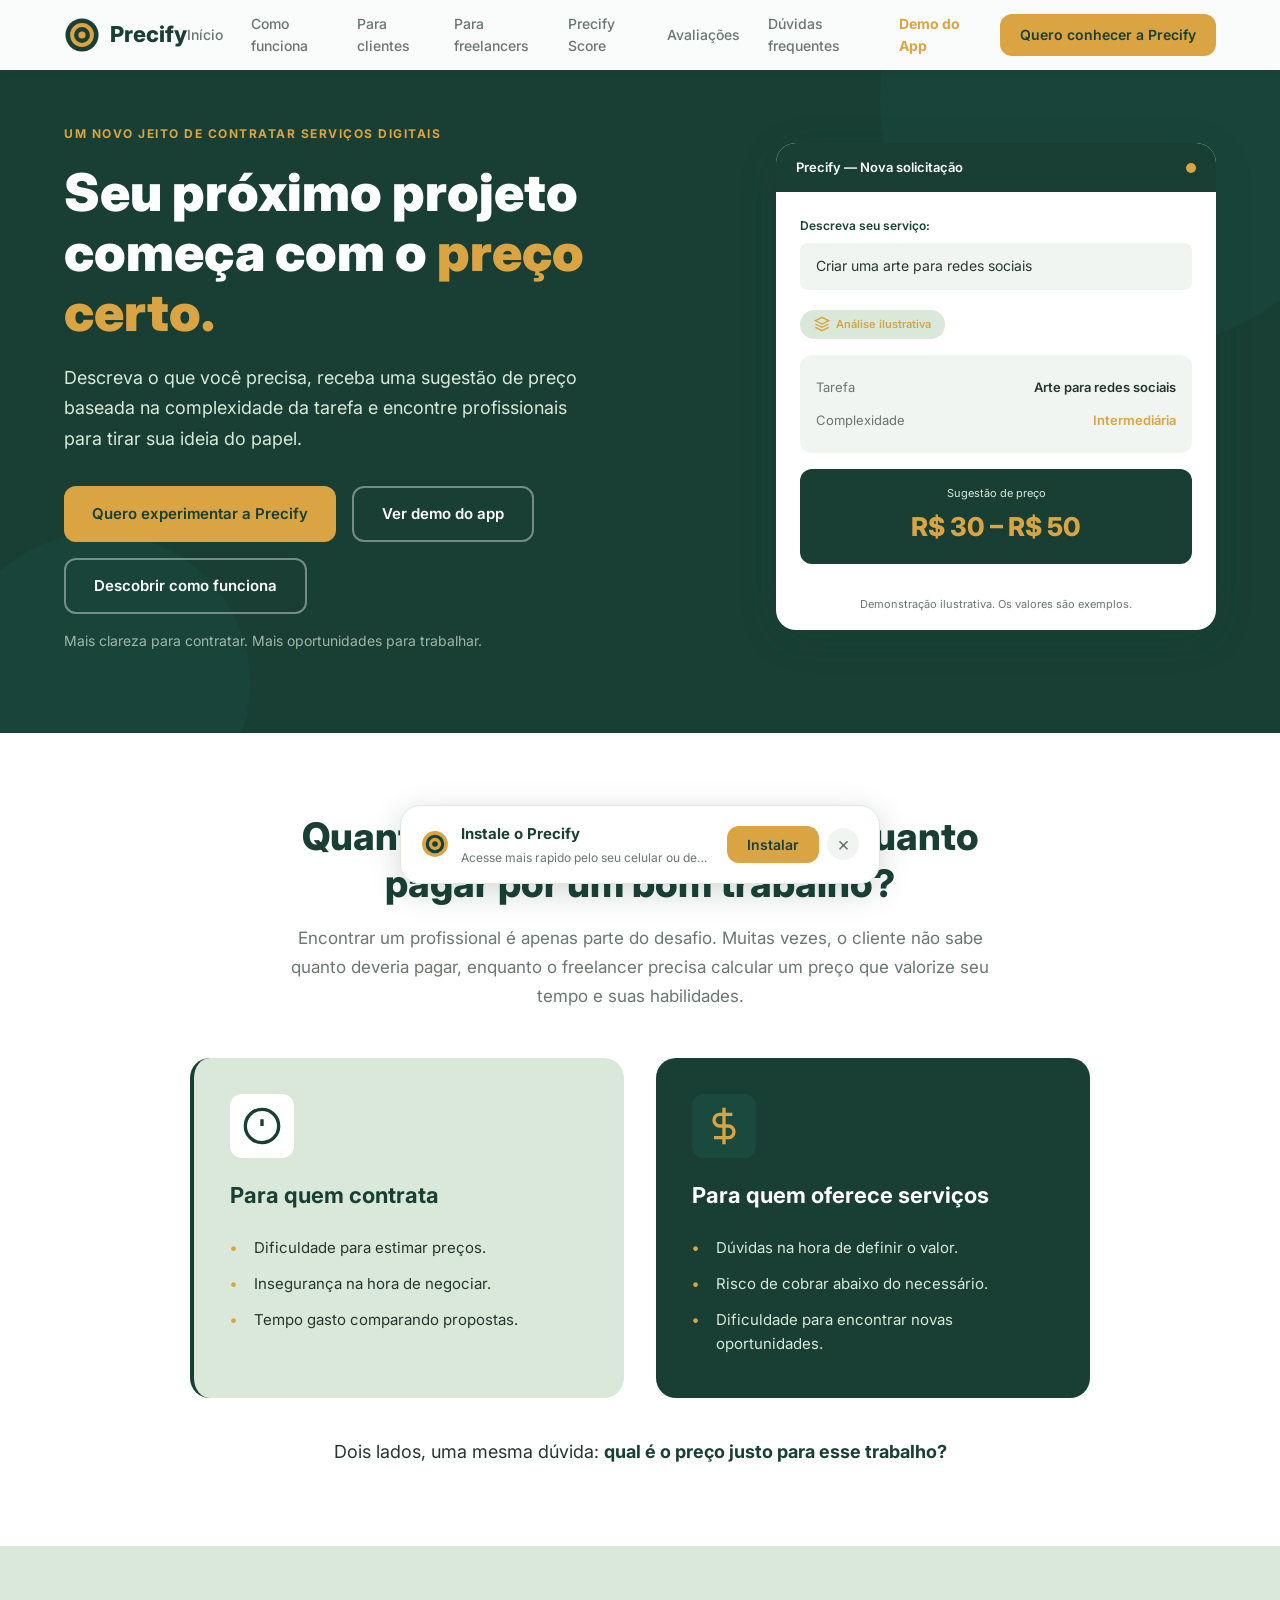
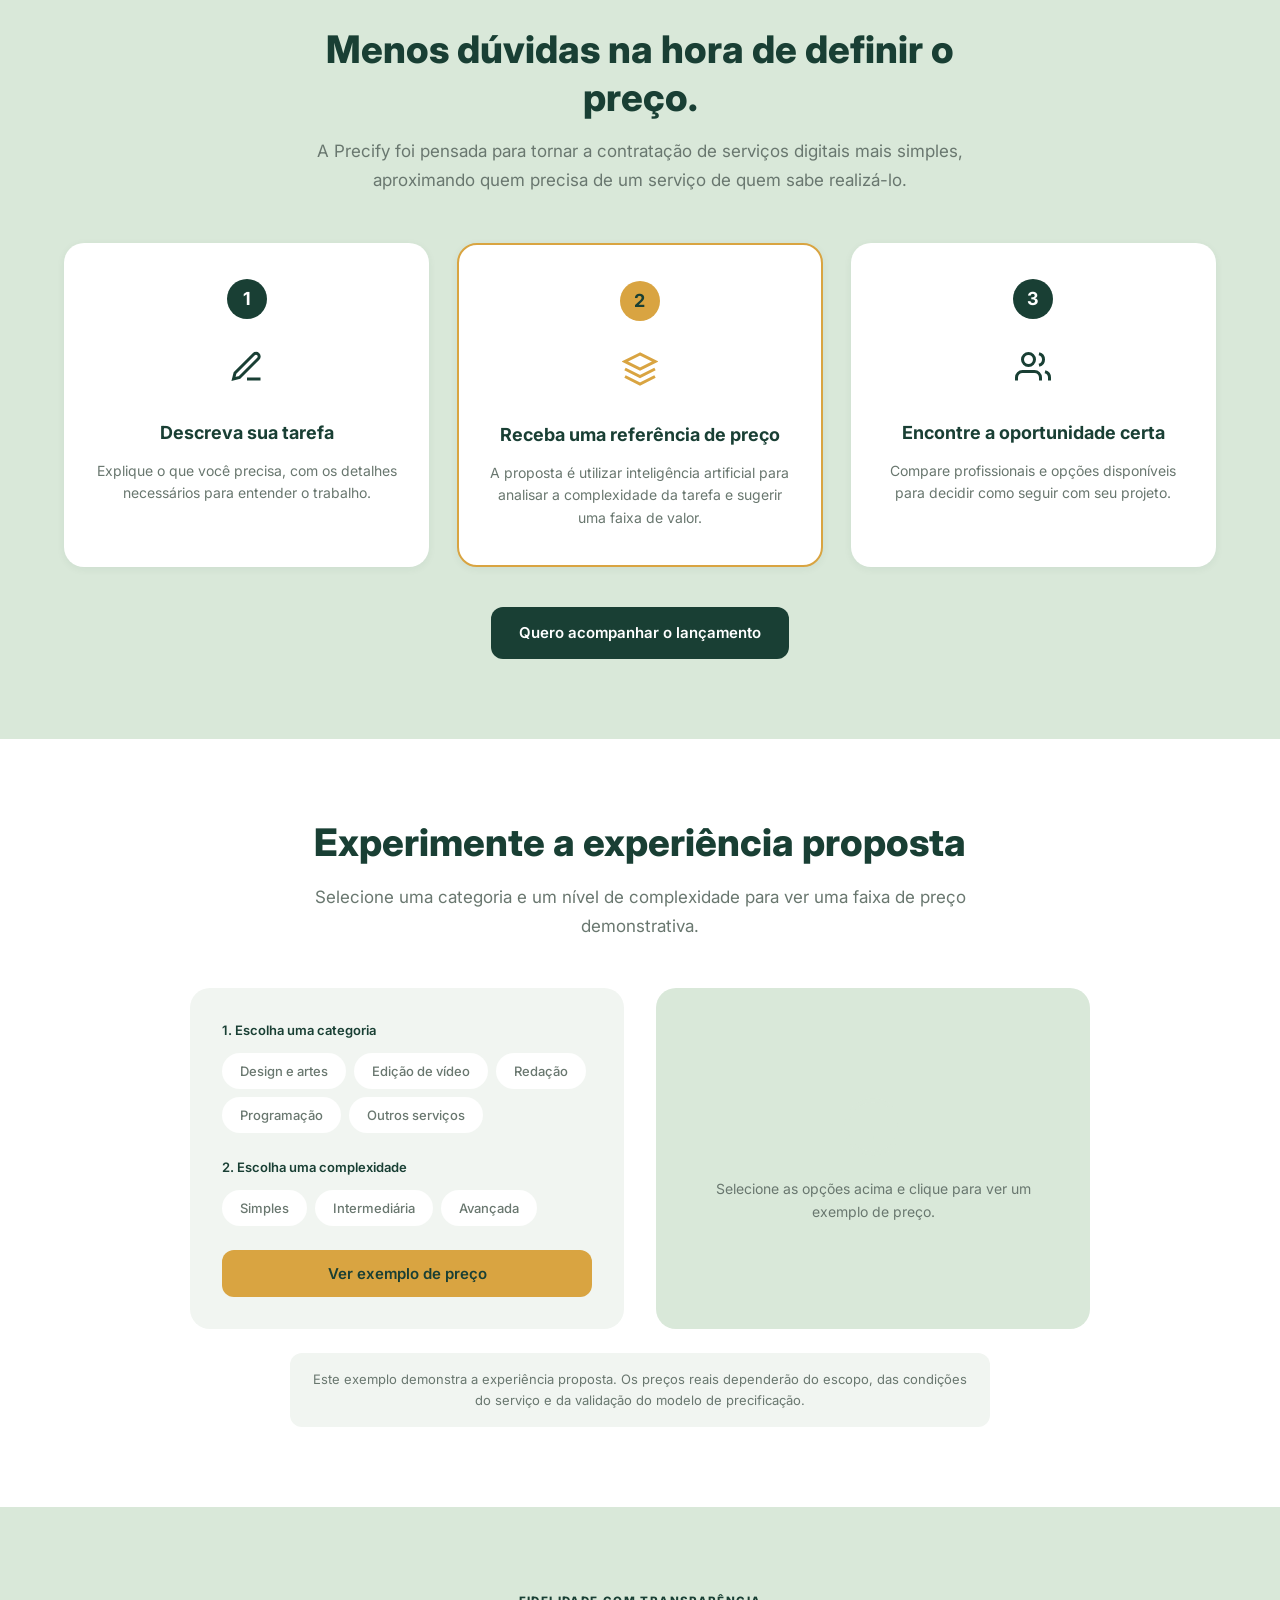
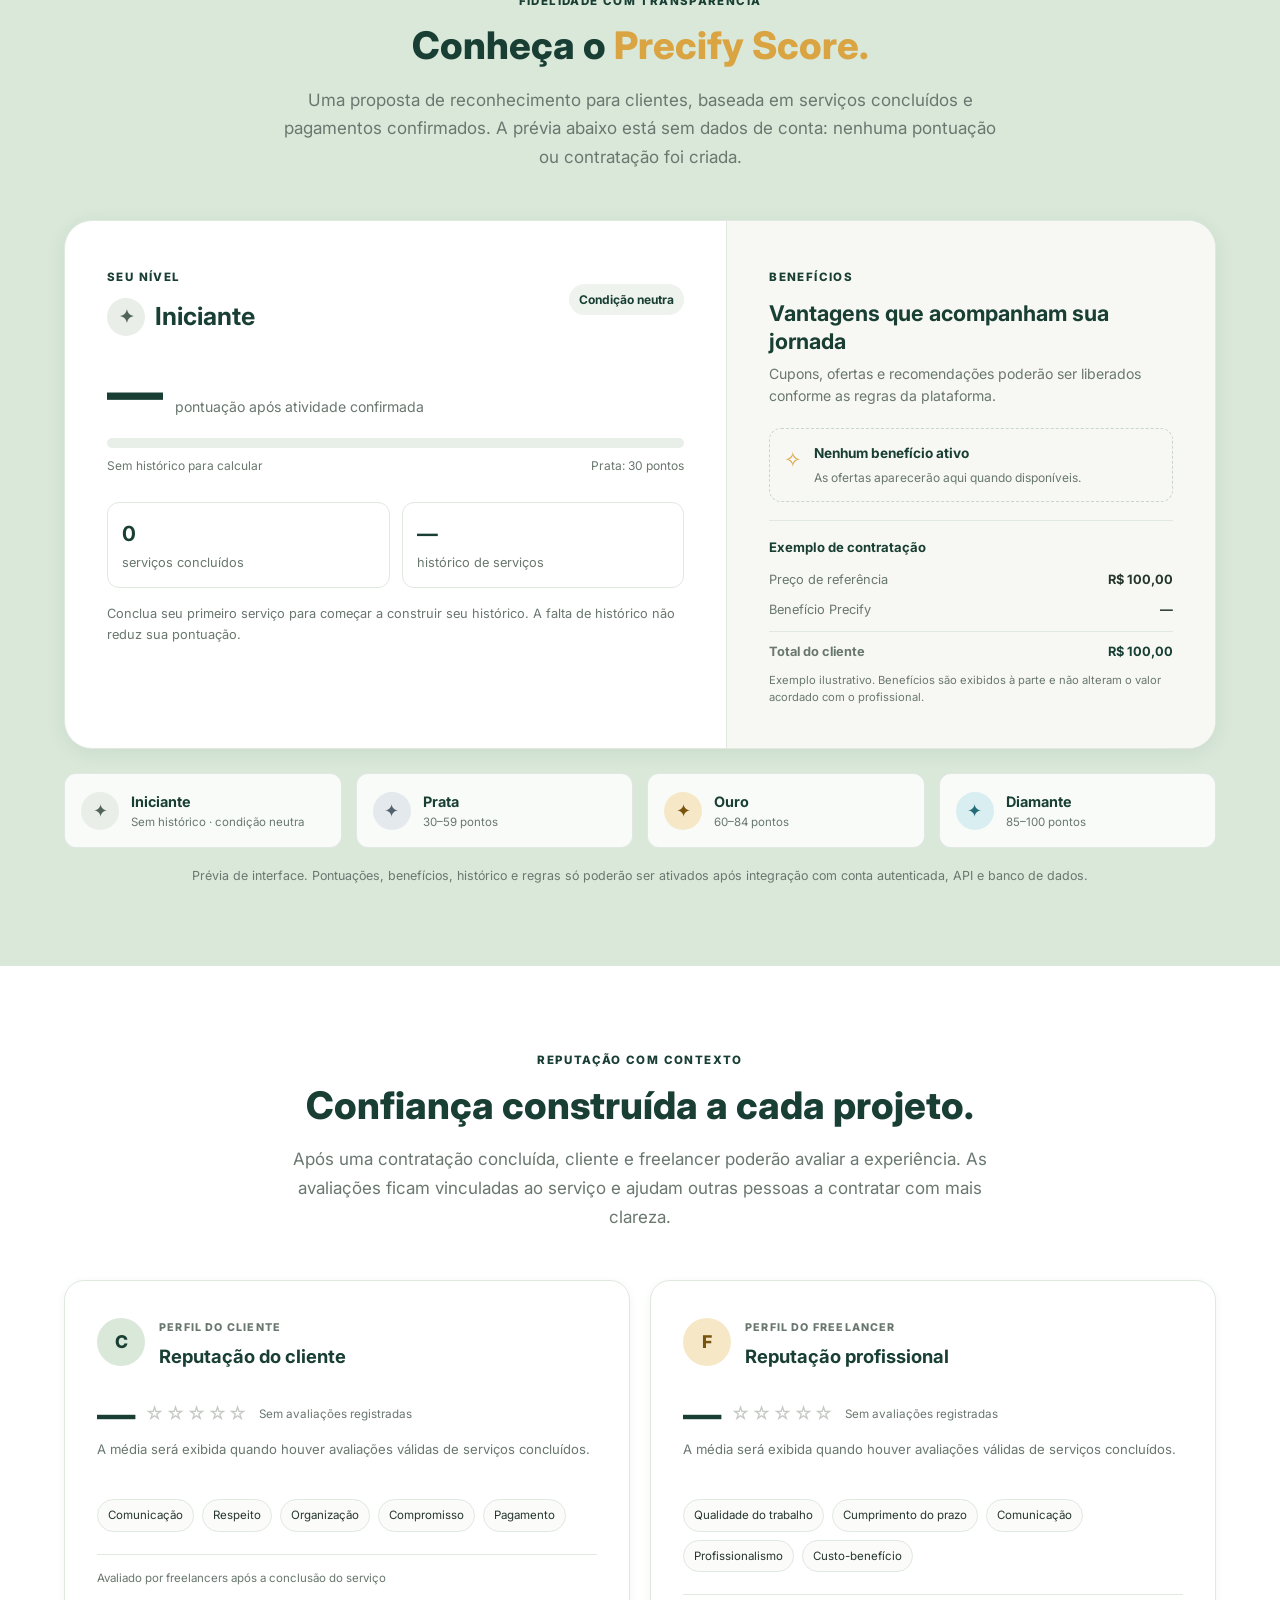
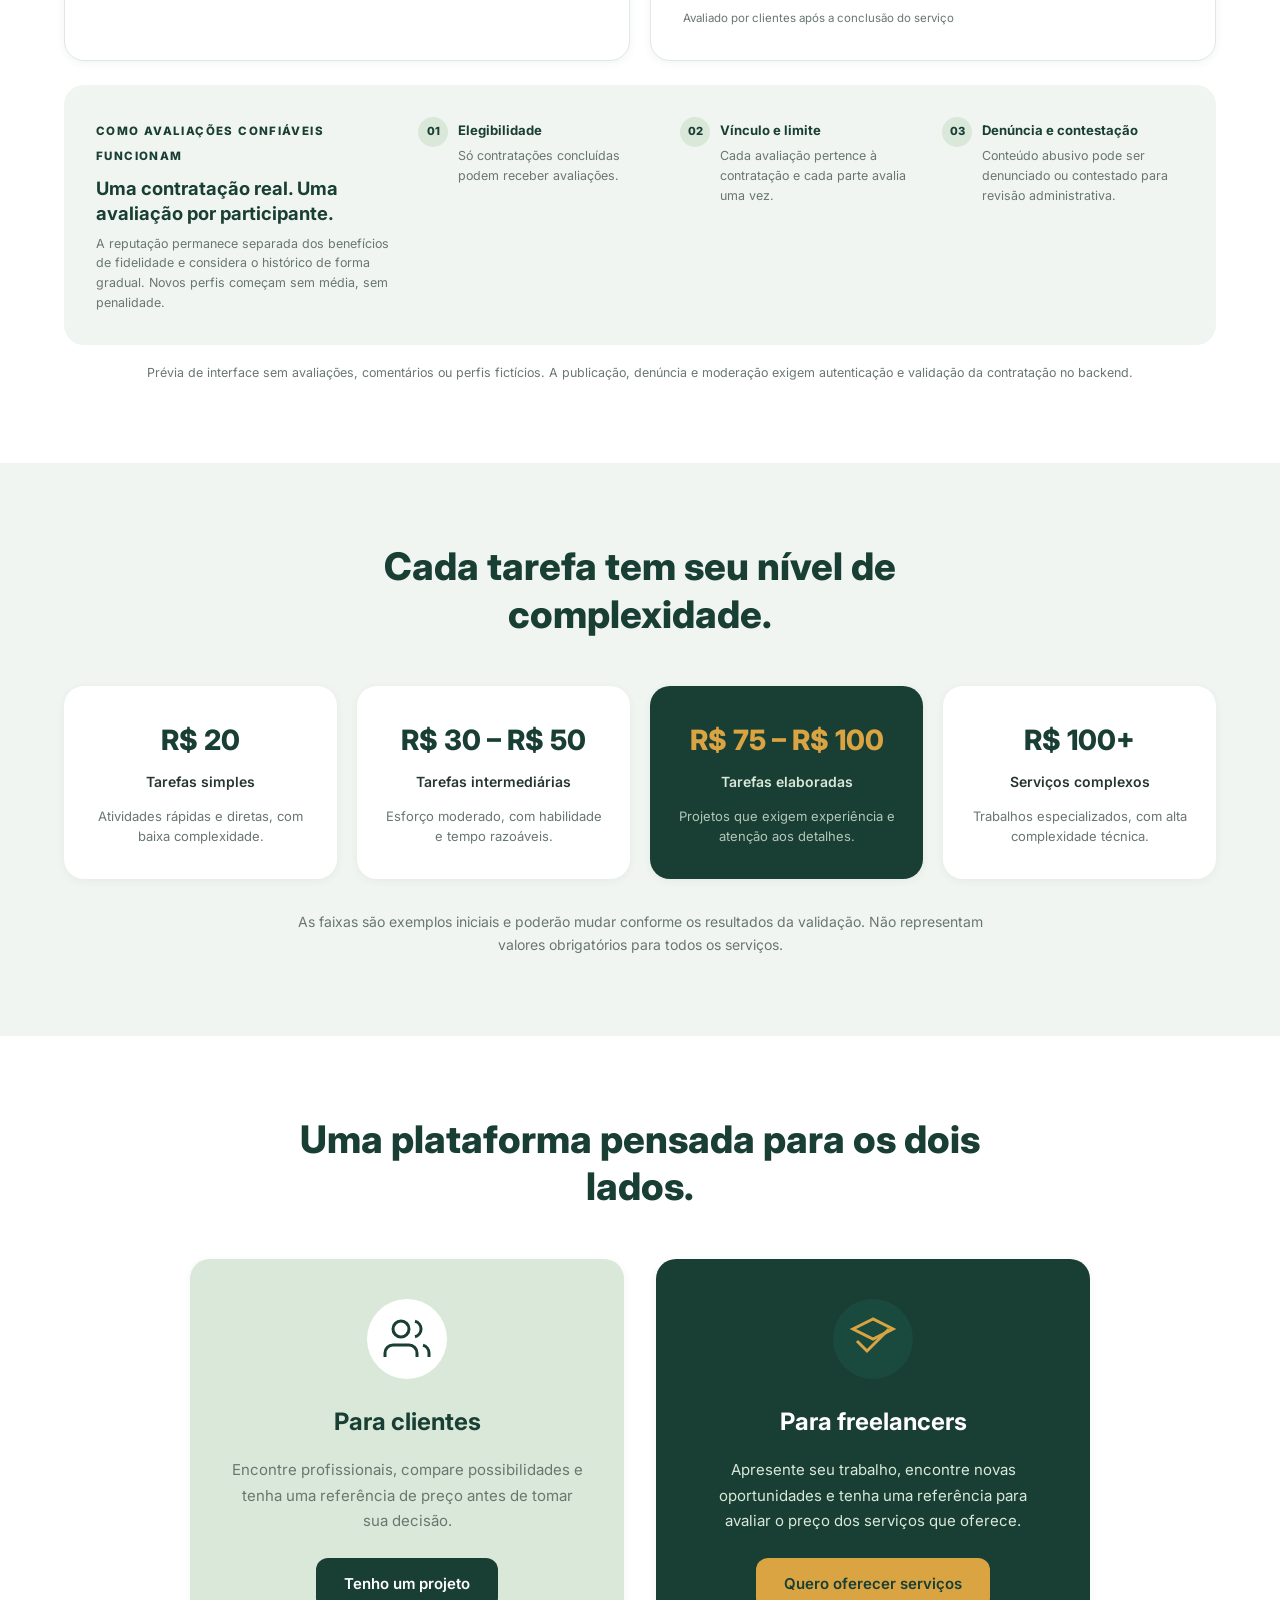
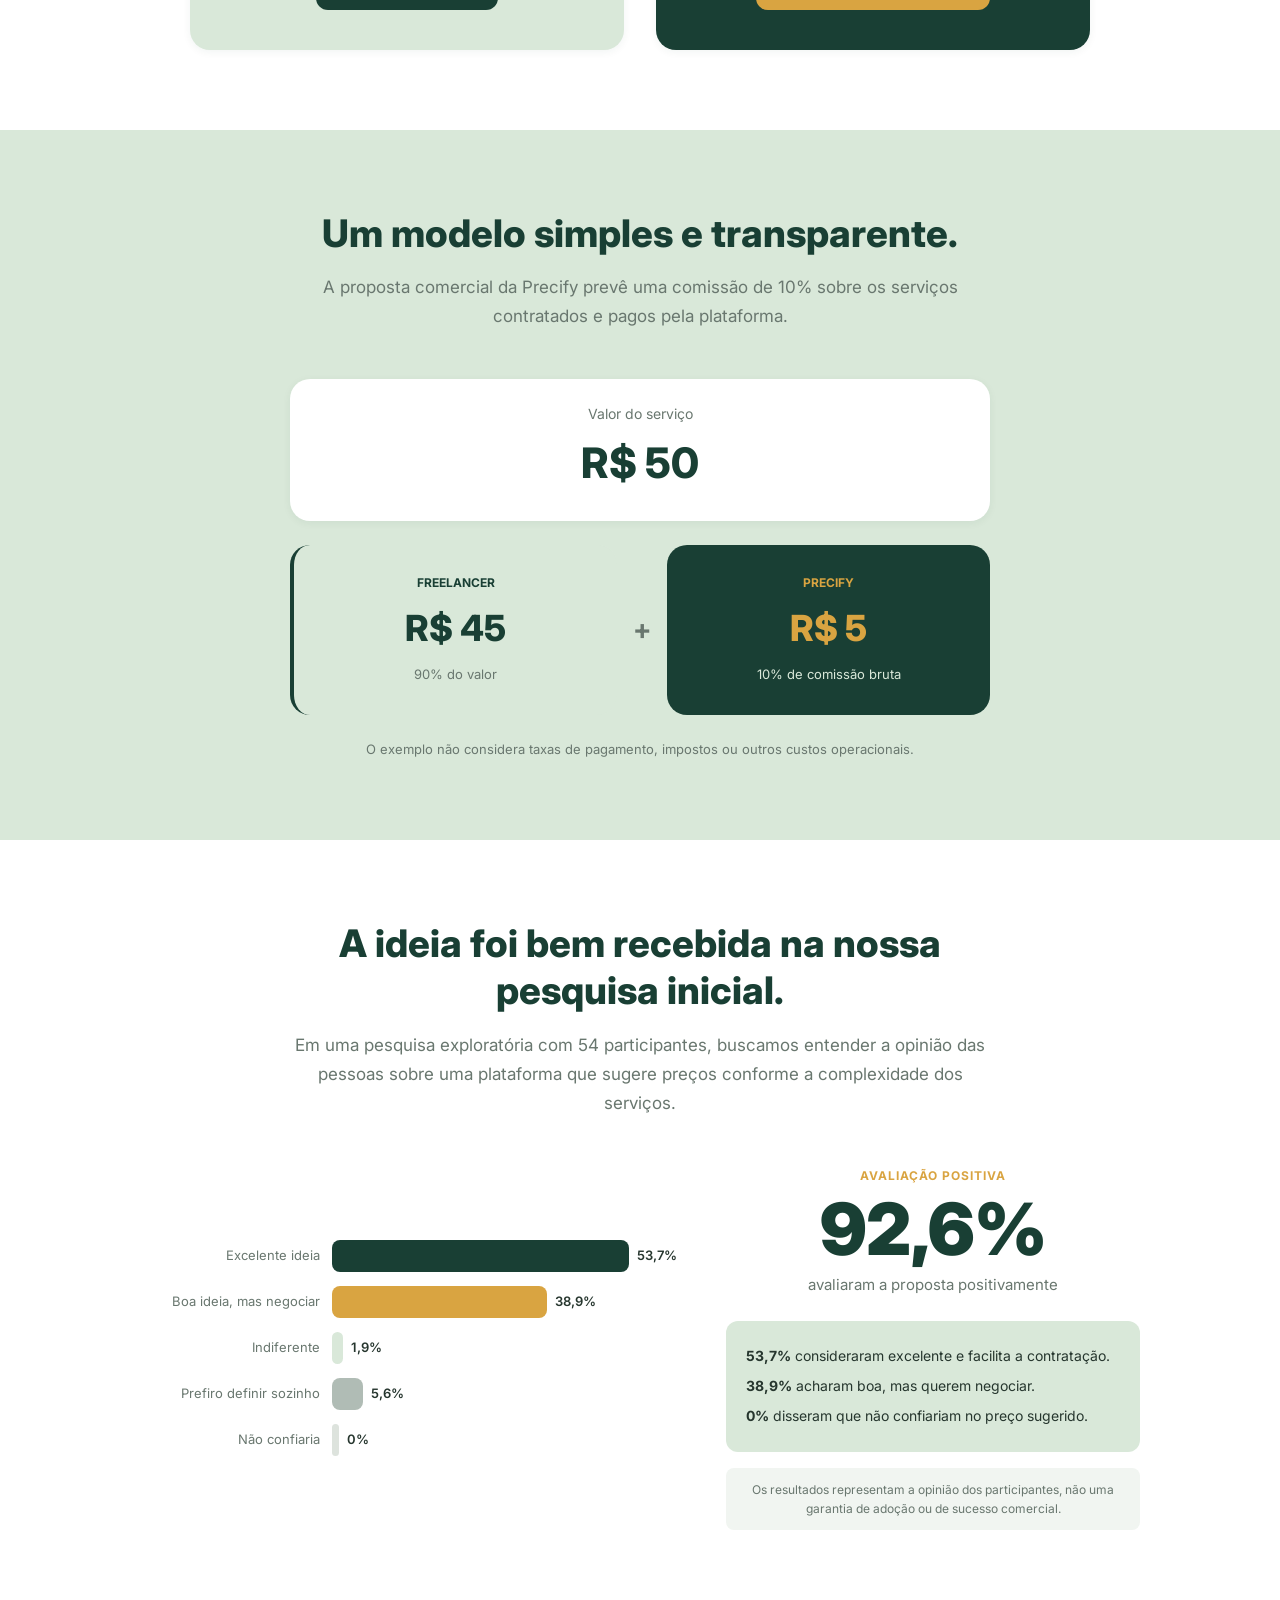
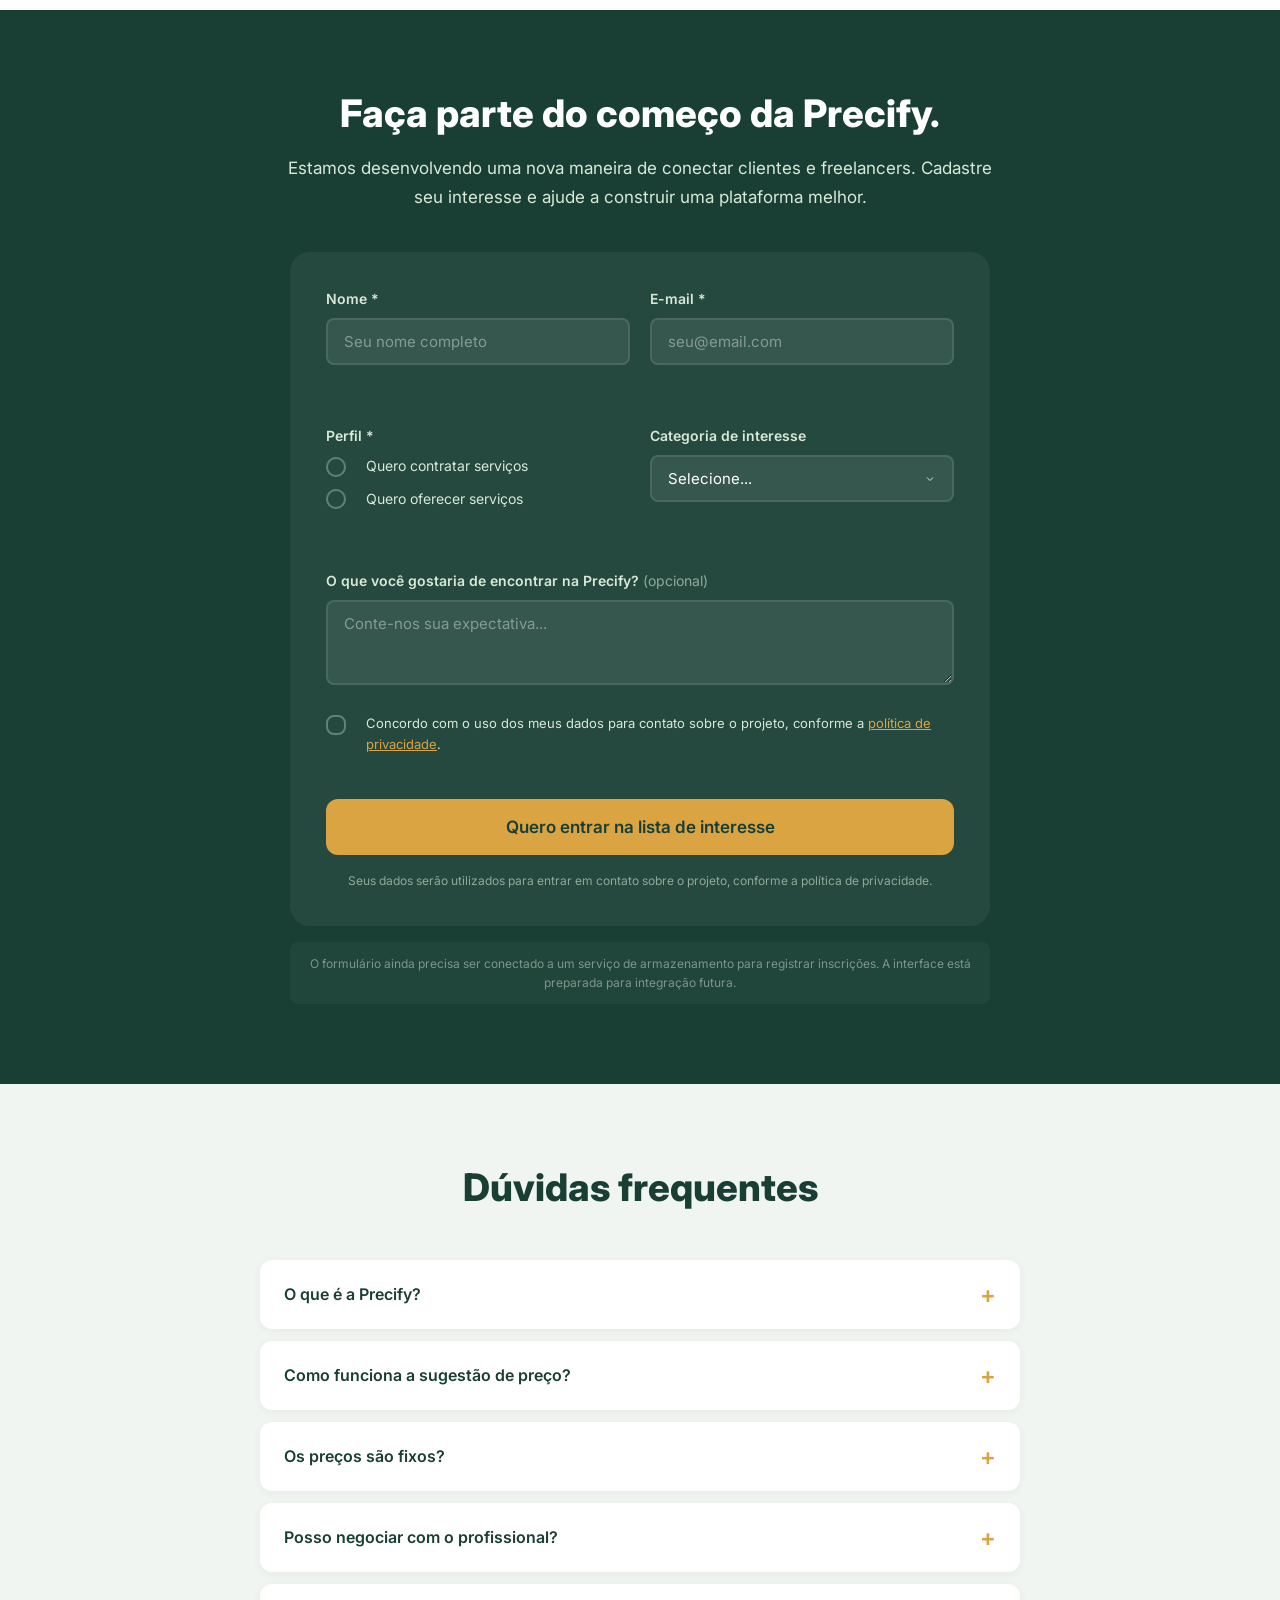
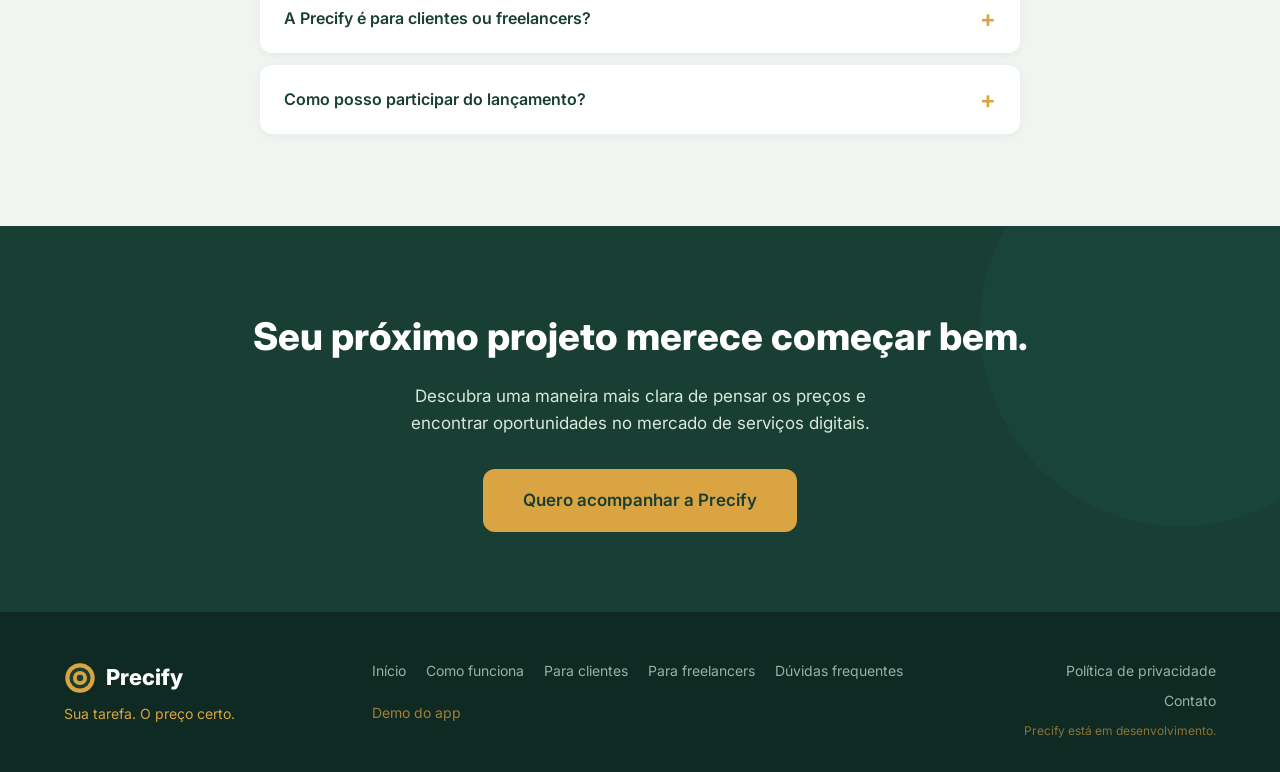
<file: index.html>
<!DOCTYPE html>
<html lang="pt-BR">
<head>
    <meta charset="UTF-8" />
    <meta name="viewport" content="width=device-width, initial-scale=1.0, viewport-fit=cover" />
    <meta name="description" content="Conheça a Precify, uma proposta de marketplace que conecta clientes e freelancers e utiliza a complexidade das tarefas como referência para sugerir preços de serviços digitais." />
    <meta name="keywords" content="Precify, marketplace, serviços digitais, freelancers, precificação inteligente, IA" />
    <meta name="author" content="Precify" />
    <meta name="theme-color" content="#193F34" />
    <meta name="application-name" content="Precify" />
    <meta name="apple-mobile-web-app-capable" content="yes" />
    <meta name="apple-mobile-web-app-status-bar-style" content="black-translucent" />
    <meta name="apple-mobile-web-app-title" content="Precify" />
    <meta name="mobile-web-app-capable" content="yes" />

    <!-- PWA Manifest -->
    <link rel="manifest" href="manifest.json" />

    <!-- Open Graph -->
    <meta property="og:title" content="Precify | Marketplace inteligente de serviços digitais" />
    <meta property="og:description" content="Conheça a Precify, uma proposta de marketplace que conecta clientes e freelancers e utiliza a complexidade das tarefas como referência para sugerir preços de serviços digitais." />
    <meta property="og:type" content="website" />
    <meta property="og:locale" content="pt_BR" />

    <title>Precify | Marketplace inteligente de serviços digitais</title>

    <!-- Favicon (inline SVG) -->
    <link rel="icon" href="data:image/svg+xml,%3Csvg xmlns='http://www.w3.org/2000/svg' viewBox='0 0 100 100'%3E%3Ccircle cx='50' cy='50' r='45' fill='%23193F34'/%3E%3Ccircle cx='50' cy='50' r='32' fill='%23D9A441'/%3E%3Ccircle cx='50' cy='50' r='22' fill='%23193F34'/%3E%3Ccircle cx='50' cy='50' r='10' fill='%23D9A441'/%3E%3C/svg%3E" />

    <!-- Apple Touch Icon -->
    <link rel="apple-touch-icon" href="icons/icon-192.png" />

    <link rel="preconnect" href="https://fonts.googleapis.com" />
    <link rel="preconnect" href="https://fonts.gstatic.com" crossorigin />
    <link href="https://fonts.googleapis.com/css2?family=Inter:wght@300;400;500;600;700;800;900&display=swap" rel="stylesheet" />

    <link rel="stylesheet" href="styles.css" />
</head>
<body>

<!-- ============================== -->
<!-- PWA INSTALL BANNER             -->
<!-- ============================== -->
<div id="pwa-install-banner" class="pwa-install-banner" hidden>
    <div class="pwa-install-banner__content">
        <svg class="pwa-install-banner__icon" width="28" height="28" viewBox="0 0 100 100" fill="none" xmlns="http://www.w3.org/2000/svg">
            <circle cx="50" cy="50" r="46" fill="#D9A441"/>
            <circle cx="50" cy="50" r="33" fill="#193F34"/>
            <circle cx="50" cy="50" r="22" fill="#D9A441"/>
            <circle cx="50" cy="50" r="10" fill="#193F34"/>
        </svg>
        <div class="pwa-install-banner__text">
            <strong>Instale o Precify</strong>
            <span>Acesse mais rapido pelo seu celular ou desktop</span>
        </div>
    </div>
    <div class="pwa-install-banner__actions">
        <button id="pwa-install-btn" class="btn btn--gold btn--small">Instalar</button>
        <button id="pwa-install-dismiss" class="pwa-install-banner__dismiss" aria-label="Fechar">&times;</button>
    </div>
</div>

<!-- ============================== -->
<!-- HEADER / NAVIGATION            -->
<!-- ============================== -->
<header id="header" class="header">
    <div class="container header__inner">
        <a href="#hero" class="logo" aria-label="Precify - página inicial">
            <svg class="logo__icon" width="36" height="36" viewBox="0 0 100 100" fill="none" xmlns="http://www.w3.org/2000/svg">
                <circle cx="50" cy="50" r="46" fill="#193F34"/>
                <circle cx="50" cy="50" r="33" fill="#D9A441"/>
                <circle cx="50" cy="50" r="22" fill="#193F34"/>
                <circle cx="50" cy="50" r="10" fill="#D9A441"/>
            </svg>
            <span class="logo__text">Precify</span>
        </a>

        <nav class="nav" id="nav" aria-label="Navegação principal">
            <a href="#hero" class="nav__link">Início</a>
            <a href="#solution" class="nav__link">Como funciona</a>
            <a href="#profiles" class="nav__link">Para clientes</a>
            <a href="#profiles" class="nav__link">Para freelancers</a>
            <a href="#precify-score" class="nav__link">Precify Score</a>
            <a href="#avaliacoes" class="nav__link">Avaliações</a>
            <a href="#faq" class="nav__link">Dúvidas frequentes</a>
            <a href="demo.html" class="nav__link" style="color: var(--color-gold); font-weight: 700;">Demo do App</a>
            <a href="#interest-form" class="btn btn--gold btn--small">Quero conhecer a Precify</a>
        </nav>

        <button class="menu-toggle" id="menu-toggle" aria-label="Abrir menu" aria-expanded="false">
            <span class="menu-toggle__bar"></span>
            <span class="menu-toggle__bar"></span>
            <span class="menu-toggle__bar"></span>
        </button>
    </div>
</header>

<!-- ============================== -->
<!-- HERO                           -->
<!-- ============================== -->
<section id="hero" class="hero">
    <div class="hero__bg-circle hero__bg-circle--1"></div>
    <div class="hero__bg-circle hero__bg-circle--2"></div>

    <div class="container hero__inner">
        <div class="hero__content animate-on-scroll">
            <span class="hero__tag">UM NOVO JEITO DE CONTRATAR SERVIÇOS DIGITAIS</span>
            <h1 class="hero__title">Seu próximo projeto começa com o <span class="text-gold">preço certo.</span></h1>
            <p class="hero__subtitle">Descreva o que você precisa, receba uma sugestão de preço baseada na complexidade da tarefa e encontre profissionais para tirar sua ideia do papel.</p>

            <div class="hero__buttons">
                <a href="#interest-form" class="btn btn--gold">Quero experimentar a Precify</a>
                <a href="demo.html" class="btn btn--outline">Ver demo do app</a>
                <a href="#solution" class="btn btn--outline">Descobrir como funciona</a>
            </div>

            <p class="hero__microcopy">Mais clareza para contratar. Mais oportunidades para trabalhar.</p>
        </div>

        <div class="hero__visual animate-on-scroll">
            <div class="demo-card">
                <div class="demo-card__header">
                    <span class="demo-card__title">Precify — Nova solicitação</span>
                    <span class="demo-card__dot"></span>
                </div>
                <div class="demo-card__body">
                    <label class="demo-card__label">Descreva seu serviço:</label>
                    <div class="demo-card__input">Criar uma arte para redes sociais</div>

                    <div class="demo-card__ai-badge">
                        <svg width="16" height="16" viewBox="0 0 24 24" fill="none" stroke="#D9A441" stroke-width="2"><path d="M12 2L2 7l10 5 10-5-10-5zM2 17l10 5 10-5M2 12l10 5 10-5"/></svg>
                        <span>Análise ilustrativa</span>
                    </div>

                    <div class="demo-card__analysis">
                        <div class="demo-card__row">
                            <span class="demo-card__key">Tarefa</span>
                            <span class="demo-card__val">Arte para redes sociais</span>
                        </div>
                        <div class="demo-card__row">
                            <span class="demo-card__key">Complexidade</span>
                            <span class="demo-card__val demo-card__val--accent">Intermediária</span>
                        </div>
                    </div>

                    <div class="demo-card__price-box">
                        <span class="demo-card__price-label">Sugestão de preço</span>
                        <span class="demo-card__price">R$ 30 – R$ 50</span>
                    </div>
                </div>
                <p class="demo-card__note">Demonstração ilustrativa. Os valores são exemplos.</p>
            </div>
        </div>
    </div>
</section>

<!-- ============================== -->
<!-- PROBLEM                        -->
<!-- ============================== -->
<section id="problem" class="section section--white">
    <div class="container">
        <div class="section__header animate-on-scroll">
            <h2 class="section__title">Quanto cobrar por uma ideia? Quanto pagar por um bom trabalho?</h2>
            <p class="section__text">Encontrar um profissional é apenas parte do desafio. Muitas vezes, o cliente não sabe quanto deveria pagar, enquanto o freelancer precisa calcular um preço que valorize seu tempo e suas habilidades.</p>
        </div>

        <div class="problem-cards">
            <div class="problem-card problem-card--left animate-on-scroll">
                <div class="problem-card__icon">
                    <svg width="40" height="40" viewBox="0 0 24 24" fill="none" stroke="#193F34" stroke-width="2"><circle cx="12" cy="12" r="10"/><path d="M12 8v4M12 16h.01"/></svg>
                </div>
                <h3 class="problem-card__title">Para quem contrata</h3>
                <ul class="problem-card__list">
                    <li>Dificuldade para estimar preços.</li>
                    <li>Insegurança na hora de negociar.</li>
                    <li>Tempo gasto comparando propostas.</li>
                </ul>
            </div>

            <div class="problem-card problem-card--right animate-on-scroll">
                <div class="problem-card__icon problem-card__icon--dark">
                    <svg width="40" height="40" viewBox="0 0 24 24" fill="none" stroke="#D9A441" stroke-width="2"><path d="M12 1v22M17 5H9.5a3.5 3.5 0 000 7h5a3.5 3.5 0 010 7H6"/></svg>
                </div>
                <h3 class="problem-card__title problem-card__title--light">Para quem oferece serviços</h3>
                <ul class="problem-card__list problem-card__list--light">
                    <li>Dúvidas na hora de definir o valor.</li>
                    <li>Risco de cobrar abaixo do necessário.</li>
                    <li>Dificuldade para encontrar novas oportunidades.</li>
                </ul>
            </div>
        </div>

        <p class="problem-footer animate-on-scroll">Dois lados, uma mesma dúvida: <strong>qual é o preço justo para esse trabalho?</strong></p>
    </div>
</section>

<!-- ============================== -->
<!-- SOLUTION                       -->
<!-- ============================== -->
<section id="solution" class="section section--light-green">
    <div class="container">
        <div class="section__header animate-on-scroll">
            <h2 class="section__title">Menos dúvidas na hora de definir o preço.</h2>
            <p class="section__text">A Precify foi pensada para tornar a contratação de serviços digitais mais simples, aproximando quem precisa de um serviço de quem sabe realizá-lo.</p>
        </div>

        <div class="solution-cards">
            <div class="solution-card animate-on-scroll">
                <div class="solution-card__num">1</div>
                <div class="solution-card__icon">
                    <svg width="36" height="36" viewBox="0 0 24 24" fill="none" stroke="#193F34" stroke-width="2"><path d="M12 20h9M16.5 3.5a2.12 2.12 0 113 3L7 19l-4 1 1-4L16.5 3.5z"/></svg>
                </div>
                <h3 class="solution-card__title">Descreva sua tarefa</h3>
                <p class="solution-card__text">Explique o que você precisa, com os detalhes necessários para entender o trabalho.</p>
            </div>

            <div class="solution-card solution-card--accent animate-on-scroll">
                <div class="solution-card__num solution-card__num--gold">2</div>
                <div class="solution-card__icon">
                    <svg width="36" height="36" viewBox="0 0 24 24" fill="none" stroke="#D9A441" stroke-width="2"><path d="M12 2L2 7l10 5 10-5-10-5zM2 17l10 5 10-5M2 12l10 5 10-5"/></svg>
                </div>
                <h3 class="solution-card__title">Receba uma referência de preço</h3>
                <p class="solution-card__text">A proposta é utilizar inteligência artificial para analisar a complexidade da tarefa e sugerir uma faixa de valor.</p>
            </div>

            <div class="solution-card animate-on-scroll">
                <div class="solution-card__num">3</div>
                <div class="solution-card__icon">
                    <svg width="36" height="36" viewBox="0 0 24 24" fill="none" stroke="#193F34" stroke-width="2"><path d="M17 21v-2a4 4 0 00-4-4H5a4 4 0 00-4 4v2"/><circle cx="9" cy="7" r="4"/><path d="M23 21v-2a4 4 0 00-3-3.87M16 3.13a4 4 0 010 7.75"/></svg>
                </div>
                <h3 class="solution-card__title">Encontre a oportunidade certa</h3>
                <p class="solution-card__text">Compare profissionais e opções disponíveis para decidir como seguir com seu projeto.</p>
            </div>
        </div>

        <div class="solution__cta animate-on-scroll">
            <a href="#interest-form" class="btn btn--dark">Quero acompanhar o lançamento</a>
        </div>
    </div>
</section>

<!-- ============================== -->
<!-- INTERACTIVE DEMO               -->
<!-- ============================== -->
<section id="demo" class="section section--white">
    <div class="container">
        <div class="section__header animate-on-scroll">
            <h2 class="section__title">Experimente a experiência proposta</h2>
            <p class="section__text">Selecione uma categoria e um nível de complexidade para ver uma faixa de preço demonstrativa.</p>
        </div>

        <div class="demo-interactive animate-on-scroll">
            <div class="demo-interactive__panel">
                <div class="demo-step">
                    <label class="demo-step__label">1. Escolha uma categoria</label>
                    <div class="demo-options" id="demo-categories">
                        <button class="demo-option" data-category="design">Design e artes</button>
                        <button class="demo-option" data-category="video">Edição de vídeo</button>
                        <button class="demo-option" data-category="writing">Redação</button>
                        <button class="demo-option" data-category="programming">Programação</button>
                        <button class="demo-option" data-category="other">Outros serviços</button>
                    </div>
                </div>

                <div class="demo-step">
                    <label class="demo-step__label">2. Escolha uma complexidade</label>
                    <div class="demo-options" id="demo-complexity">
                        <button class="demo-option" data-complexity="simple">Simples</button>
                        <button class="demo-option" data-complexity="intermediate">Intermediária</button>
                        <button class="demo-option" data-complexity="advanced">Avançada</button>
                    </div>
                </div>

                <button class="btn btn--gold btn--full" id="demo-submit" disabled>Ver exemplo de preço</button>
            </div>

            <div class="demo-interactive__result" id="demo-result">
                <div class="demo-result__placeholder">
                    <svg width="64" height="64" viewBox="0 0 24 24" fill="none" stroke="#D9E8D9" stroke-width="1.5"><circle cx="12" cy="12" r="10"/><path d="M12 8v4M12 16h.01"/></svg>
                    <p>Selecione as opções acima e clique para ver um exemplo de preço.</p>
                </div>
            </div>
        </div>

        <p class="demo-note animate-on-scroll">Este exemplo demonstra a experiência proposta. Os preços reais dependerão do escopo, das condições do serviço e da validação do modelo de precificação.</p>
    </div>
</section>

<!-- ============================== -->
<!-- PRECIFY SCORE                  -->
<!-- ============================== -->
<section id="precify-score" class="section section--light-green">
    <div class="container">
        <div class="section__header animate-on-scroll">
            <span class="score__eyebrow">FIDELIDADE COM TRANSPARÊNCIA</span>
            <h2 class="section__title">Conheça o <span class="text-gold">Precify Score.</span></h2>
            <p class="section__text">Uma proposta de reconhecimento para clientes, baseada em serviços concluídos e pagamentos confirmados. A prévia abaixo está sem dados de conta: nenhuma pontuação ou contratação foi criada.</p>
        </div>

        <div class="score-dashboard animate-on-scroll" aria-label="Prévia ilustrativa do painel Precify Score, sem dados de conta">
            <div class="score-dashboard__main">
                <div class="score-dashboard__heading">
                    <div>
                        <span class="score-dashboard__label">SEU NÍVEL</span>
                        <h3 class="score-dashboard__level"><span class="score-badge score-badge--starter" aria-hidden="true">✦</span> Iniciante</h3>
                    </div>
                    <span class="score-dashboard__neutral">Condição neutra</span>
                </div>

                <div class="score-value" aria-label="Pontuação indisponível sem histórico">
                    <span class="score-value__number">—</span>
                    <span class="score-value__caption">pontuação após atividade confirmada</span>
                </div>

                <div class="score-progress" aria-label="Progresso ainda não calculado">
                    <div class="score-progress__track"><span class="score-progress__fill"></span></div>
                    <div class="score-progress__labels"><span>Sem histórico para calcular</span><span>Prata: 30 pontos</span></div>
                </div>

                <div class="score-stats">
                    <div class="score-stat"><strong>0</strong><span>serviços concluídos</span></div>
                    <div class="score-stat"><strong>—</strong><span>histórico de serviços</span></div>
                </div>
                <p class="score-dashboard__hint">Conclua seu primeiro serviço para começar a construir seu histórico. A falta de histórico não reduz sua pontuação.</p>
            </div>

            <aside class="score-dashboard__aside">
                <span class="score-dashboard__label">BENEFÍCIOS</span>
                <h3>Vantagens que acompanham sua jornada</h3>
                <p>Cupons, ofertas e recomendações poderão ser liberados conforme as regras da plataforma.</p>
                <div class="score-empty-benefit"><span aria-hidden="true">✧</span><div><strong>Nenhum benefício ativo</strong><small>As ofertas aparecerão aqui quando disponíveis.</small></div></div>
                <div class="score-price-example">
                    <span>Exemplo de contratação</span>
                    <div><span>Preço de referência</span><strong>R$ 100,00</strong></div>
                    <div><span>Benefício Precify</span><strong>—</strong></div>
                    <div class="score-price-example__total"><span>Total do cliente</span><strong>R$ 100,00</strong></div>
                    <small>Exemplo ilustrativo. Benefícios são exibidos à parte e não alteram o valor acordado com o profissional.</small>
                </div>
            </aside>
        </div>

        <div class="score-tiers" aria-label="Faixas propostas de credibilidade">
            <article class="score-tier score-tier--starter"><span class="score-badge score-badge--starter" aria-hidden="true">✦</span><div><h3>Iniciante</h3><p>Sem histórico · condição neutra</p></div></article>
            <article class="score-tier score-tier--silver"><span class="score-badge score-badge--silver" aria-hidden="true">✦</span><div><h3>Prata</h3><p>30–59 pontos</p></div></article>
            <article class="score-tier score-tier--gold"><span class="score-badge score-badge--gold" aria-hidden="true">✦</span><div><h3>Ouro</h3><p>60–84 pontos</p></div></article>
            <article class="score-tier score-tier--diamond"><span class="score-badge score-badge--diamond" aria-hidden="true">✦</span><div><h3>Diamante</h3><p>85–100 pontos</p></div></article>
        </div>
        <p class="score-note">Prévia de interface. Pontuações, benefícios, histórico e regras só poderão ser ativados após integração com conta autenticada, API e banco de dados.</p>
    </div>
</section>

<!-- ============================== -->
<!-- BILATERAL REVIEWS              -->
<!-- ============================== -->
<section id="avaliacoes" class="section section--white">
    <div class="container">
        <div class="section__header animate-on-scroll">
            <span class="score__eyebrow">REPUTAÇÃO COM CONTEXTO</span>
            <h2 class="section__title">Confiança construída a cada projeto.</h2>
            <p class="section__text">Após uma contratação concluída, cliente e freelancer poderão avaliar a experiência. As avaliações ficam vinculadas ao serviço e ajudam outras pessoas a contratar com mais clareza.</p>
        </div>

        <div class="reviews-preview animate-on-scroll" aria-label="Prévia ilustrativa das avaliações, sem avaliações registradas">
            <article class="reputation-card">
                <div class="reputation-card__top">
                    <span class="reputation-avatar reputation-avatar--client" aria-hidden="true">C</span>
                    <div><span class="reputation-card__type">PERFIL DO CLIENTE</span><h3>Reputação do cliente</h3></div>
                </div>
                <div class="reputation-score"><strong>—</strong><span class="reputation-stars" aria-label="Sem avaliações">☆☆☆☆☆</span><small>Sem avaliações registradas</small></div>
                <p>A média será exibida quando houver avaliações válidas de serviços concluídos.</p>
                <div class="review-criteria"><span>Comunicação</span><span>Respeito</span><span>Organização</span><span>Compromisso</span><span>Pagamento</span></div>
                <div class="reputation-card__foot">Avaliado por freelancers após a conclusão do serviço</div>
            </article>

            <article class="reputation-card">
                <div class="reputation-card__top">
                    <span class="reputation-avatar reputation-avatar--freelancer" aria-hidden="true">F</span>
                    <div><span class="reputation-card__type">PERFIL DO FREELANCER</span><h3>Reputação profissional</h3></div>
                </div>
                <div class="reputation-score"><strong>—</strong><span class="reputation-stars" aria-label="Sem avaliações">☆☆☆☆☆</span><small>Sem avaliações registradas</small></div>
                <p>A média será exibida quando houver avaliações válidas de serviços concluídos.</p>
                <div class="review-criteria"><span>Qualidade do trabalho</span><span>Cumprimento do prazo</span><span>Comunicação</span><span>Profissionalismo</span><span>Custo-benefício</span></div>
                <div class="reputation-card__foot">Avaliado por clientes após a conclusão do serviço</div>
            </article>
        </div>

        <div class="reviews-rules animate-on-scroll">
            <div class="reviews-rules__intro"><span class="score-dashboard__label">COMO AVALIAÇÕES CONFIÁVEIS FUNCIONAM</span><h3>Uma contratação real. Uma avaliação por participante.</h3><p>A reputação permanece separada dos benefícios de fidelidade e considera o histórico de forma gradual. Novos perfis começam sem média, sem penalidade.</p></div>
            <div class="review-rule"><span>01</span><div><strong>Elegibilidade</strong><p>Só contratações concluídas podem receber avaliações.</p></div></div>
            <div class="review-rule"><span>02</span><div><strong>Vínculo e limite</strong><p>Cada avaliação pertence à contratação e cada parte avalia uma vez.</p></div></div>
            <div class="review-rule"><span>03</span><div><strong>Denúncia e contestação</strong><p>Conteúdo abusivo pode ser denunciado ou contestado para revisão administrativa.</p></div></div>
        </div>

        <p class="score-note">Prévia de interface sem avaliações, comentários ou perfis fictícios. A publicação, denúncia e moderação exigem autenticação e validação da contratação no backend.</p>
    </div>
</section>

<!-- ============================== -->
<!-- PRICE TIERS                    -->
<!-- ============================== -->
<section id="prices" class="section section--light-gray">
    <div class="container">
        <div class="section__header animate-on-scroll">
            <h2 class="section__title">Cada tarefa tem seu nível de complexidade.</h2>
        </div>

        <div class="price-tiers">
            <div class="price-tier animate-on-scroll">
                <span class="price-tier__amount">R$ 20</span>
                <span class="price-tier__label">Tarefas simples</span>
                <p class="price-tier__desc">Atividades rápidas e diretas, com baixa complexidade.</p>
            </div>

            <div class="price-tier animate-on-scroll">
                <span class="price-tier__amount">R$ 30 – R$ 50</span>
                <span class="price-tier__label">Tarefas intermediárias</span>
                <p class="price-tier__desc">Esforço moderado, com habilidade e tempo razoáveis.</p>
            </div>

            <div class="price-tier price-tier--accent animate-on-scroll">
                <span class="price-tier__amount price-tier__amount--gold">R$ 75 – R$ 100</span>
                <span class="price-tier__label">Tarefas elaboradas</span>
                <p class="price-tier__desc">Projetos que exigem experiência e atenção aos detalhes.</p>
            </div>

            <div class="price-tier animate-on-scroll">
                <span class="price-tier__amount">R$ 100+</span>
                <span class="price-tier__label">Serviços complexos</span>
                <p class="price-tier__desc">Trabalhos especializados, com alta complexidade técnica.</p>
            </div>
        </div>

        <p class="price-note animate-on-scroll">As faixas são exemplos iniciais e poderão mudar conforme os resultados da validação. Não representam valores obrigatórios para todos os serviços.</p>
    </div>
</section>

<!-- ============================== -->
<!-- TWO PROFILES                   -->
<!-- ============================== -->
<section id="profiles" class="section section--white">
    <div class="container">
        <div class="section__header animate-on-scroll">
            <h2 class="section__title">Uma plataforma pensada para os dois lados.</h2>
        </div>

        <div class="profile-cards">
            <div class="profile-card profile-card--client animate-on-scroll">
                <div class="profile-card__icon">
                    <svg width="48" height="48" viewBox="0 0 24 24" fill="none" stroke="#193F34" stroke-width="1.5"><path d="M17 21v-2a4 4 0 00-4-4H5a4 4 0 00-4 4v2"/><circle cx="9" cy="7" r="4"/><path d="M23 21v-2a4 4 0 00-3-3.87M16 3.13a4 4 0 010 7.75"/></svg>
                </div>
                <h3 class="profile-card__title">Para clientes</h3>
                <p class="profile-card__text">Encontre profissionais, compare possibilidades e tenha uma referência de preço antes de tomar sua decisão.</p>
                <a href="#interest-form" class="btn btn--dark" data-profile="client">Tenho um projeto</a>
            </div>

            <div class="profile-card profile-card--freelancer animate-on-scroll">
                <div class="profile-card__icon">
                    <svg width="48" height="48" viewBox="0 0 24 24" fill="none" stroke="#D9A441" stroke-width="1.5"><path d="M20 7L9 18l-5-5"/><path d="M12 2L2 7l10 5 10-5-10-5z"/></svg>
                </div>
                <h3 class="profile-card__title profile-card__title--light">Para freelancers</h3>
                <p class="profile-card__text profile-card__text--light">Apresente seu trabalho, encontre novas oportunidades e tenha uma referência para avaliar o preço dos serviços que oferece.</p>
                <a href="#interest-form" class="btn btn--gold" data-profile="freelancer">Quero oferecer serviços</a>
            </div>
        </div>
    </div>
</section>

<!-- ============================== -->
<!-- BUSINESS MODEL                 -->
<!-- ============================== -->
<section id="business-model" class="section section--light-green">
    <div class="container">
        <div class="section__header animate-on-scroll">
            <h2 class="section__title">Um modelo simples e transparente.</h2>
            <p class="section__text">A proposta comercial da Precify prevê uma comissão de 10% sobre os serviços contratados e pagos pela plataforma.</p>
        </div>

        <div class="business-model animate-on-scroll">
            <div class="business-model__total">
                <span class="business-model__label">Valor do serviço</span>
                <span class="business-model__amount">R$ 50</span>
            </div>

            <div class="business-model__split">
                <div class="business-model__card business-model__card--freelancer">
                    <span class="business-model__card-label">FREELANCER</span>
                    <span class="business-model__card-amount">R$ 45</span>
                    <span class="business-model__card-pct">90% do valor</span>
                </div>

                <div class="business-model__plus">+</div>

                <div class="business-model__card business-model__card--precify">
                    <span class="business-model__card-label">PRECIFY</span>
                    <span class="business-model__card-amount">R$ 5</span>
                    <span class="business-model__card-pct">10% de comissão bruta</span>
                </div>
            </div>

            <p class="business-model__note">O exemplo não considera taxas de pagamento, impostos ou outros custos operacionais.</p>
        </div>
    </div>
</section>

<!-- ============================== -->
<!-- VALIDATION                     -->
<!-- ============================== -->
<section id="validation" class="section section--white">
    <div class="container">
        <div class="section__header animate-on-scroll">
            <h2 class="section__title">A ideia foi bem recebida na nossa pesquisa inicial.</h2>
            <p class="section__text">Em uma pesquisa exploratória com 54 participantes, buscamos entender a opinião das pessoas sobre uma plataforma que sugere preços conforme a complexidade dos serviços.</p>
        </div>

        <div class="validation animate-on-scroll">
            <div class="validation__chart">
                <div class="bar-chart" id="bar-chart">
                    <div class="bar-chart__item">
                        <span class="bar-chart__label">Excelente ideia</span>
                        <div class="bar-chart__bar-wrap">
                            <div class="bar-chart__bar bar-chart__bar--primary" data-value="53.7"></div>
                            <span class="bar-chart__value">53,7%</span>
                        </div>
                    </div>
                    <div class="bar-chart__item">
                        <span class="bar-chart__label">Boa ideia, mas negociar</span>
                        <div class="bar-chart__bar-wrap">
                            <div class="bar-chart__bar bar-chart__bar--gold" data-value="38.9"></div>
                            <span class="bar-chart__value">38,9%</span>
                        </div>
                    </div>
                    <div class="bar-chart__item">
                        <span class="bar-chart__label">Indiferente</span>
                        <div class="bar-chart__bar-wrap">
                            <div class="bar-chart__bar bar-chart__bar--light" data-value="1.9"></div>
                            <span class="bar-chart__value">1,9%</span>
                        </div>
                    </div>
                    <div class="bar-chart__item">
                        <span class="bar-chart__label">Prefiro definir sozinho</span>
                        <div class="bar-chart__bar-wrap">
                            <div class="bar-chart__bar bar-chart__bar--gray" data-value="5.6"></div>
                            <span class="bar-chart__value">5,6%</span>
                        </div>
                    </div>
                    <div class="bar-chart__item">
                        <span class="bar-chart__label">Não confiaria</span>
                        <div class="bar-chart__bar-wrap">
                            <div class="bar-chart__bar bar-chart__bar--none" data-value="0"></div>
                            <span class="bar-chart__value">0%</span>
                        </div>
                    </div>
                </div>
            </div>

            <div class="validation__highlight">
                <span class="validation__tag">AVALIAÇÃO POSITIVA</span>
                <span class="validation__big-number">92,6%</span>
                <span class="validation__desc">avaliaram a proposta positivamente</span>

                <div class="validation__detail">
                    <p><strong>53,7%</strong> consideraram excelente e facilita a contratação.</p>
                    <p><strong>38,9%</strong> acharam boa, mas querem negociar.</p>
                    <p><strong>0%</strong> disseram que não confiariam no preço sugerido.</p>
                </div>

                <div class="validation__disclaimer">
                    Os resultados representam a opinião dos participantes, não uma garantia de adoção ou de sucesso comercial.
                </div>
            </div>
        </div>
    </div>
</section>

<!-- ============================== -->
<!-- INTEREST FORM                  -->
<!-- ============================== -->
<section id="interest-form" class="section section--dark">
    <div class="container">
        <div class="section__header section__header--center animate-on-scroll">
            <h2 class="section__title section__title--light">Faça parte do começo da Precify.</h2>
            <p class="section__text section__text--light">Estamos desenvolvendo uma nova maneira de conectar clientes e freelancers. Cadastre seu interesse e ajude a construir uma plataforma melhor.</p>
        </div>

        <div class="form-wrapper animate-on-scroll">
            <form id="interest-form-el" class="interest-form" novalidate>
                <div class="form-row">
                    <div class="form-group">
                        <label for="name" class="form-label">Nome *</label>
                        <input type="text" id="name" name="name" class="form-input" required placeholder="Seu nome completo" />
                        <span class="form-error" id="name-error"></span>
                    </div>
                    <div class="form-group">
                        <label for="email" class="form-label">E-mail *</label>
                        <input type="email" id="email" name="email" class="form-input" required placeholder="seu@email.com" />
                        <span class="form-error" id="email-error"></span>
                    </div>
                </div>

                <div class="form-row">
                    <div class="form-group">
                        <label class="form-label">Perfil *</label>
                        <div class="form-radio-group">
                            <label class="form-radio">
                                <input type="radio" name="profile" value="client" required />
                                <span class="form-radio__custom"></span>
                                <span>Quero contratar serviços</span>
                            </label>
                            <label class="form-radio">
                                <input type="radio" name="profile" value="freelancer" required />
                                <span class="form-radio__custom"></span>
                                <span>Quero oferecer serviços</span>
                            </label>
                        </div>
                        <span class="form-error" id="profile-error"></span>
                    </div>

                    <div class="form-group">
                        <label for="category" class="form-label">Categoria de interesse</label>
                        <select id="category" name="category" class="form-input form-select">
                            <option value="">Selecione...</option>
                            <option value="design">Design e artes</option>
                            <option value="video">Edição de vídeo</option>
                            <option value="writing">Redação</option>
                            <option value="programming">Programação</option>
                            <option value="marketing">Marketing digital</option>
                            <option value="other">Outros</option>
                        </select>
                    </div>
                </div>

                <div class="form-group">
                    <label for="message" class="form-label">O que você gostaria de encontrar na Precify? <span class="form-label--optional">(opcional)</span></label>
                    <textarea id="message" name="message" class="form-input form-textarea" rows="3" placeholder="Conte-nos sua expectativa..."></textarea>
                </div>

                <div class="form-consent">
                    <label class="form-checkbox">
                        <input type="checkbox" id="consent" name="consent" required />
                        <span class="form-checkbox__custom"></span>
                        <span>Concordo com o uso dos meus dados para contato sobre o projeto, conforme a <a href="#" class="form-link">política de privacidade</a>.</span>
                    </label>
                    <span class="form-error" id="consent-error"></span>
                </div>

                <button type="submit" class="btn btn--gold btn--full btn--large" id="form-submit">
                    <span class="btn__text">Quero entrar na lista de interesse</span>
                    <span class="btn__loading" hidden>Enviando...</span>
                </button>

                <p class="form-microcopy">Seus dados serão utilizados para entrar em contato sobre o projeto, conforme a política de privacidade.</p>

                <div class="form-success" id="form-success" hidden>
                    <svg width="48" height="48" viewBox="0 0 24 24" fill="none" stroke="#D9A441" stroke-width="2"><path d="M22 11.08V12a10 10 0 11-5.93-9.14"/><path d="M22 4L12 14.01l-3-3"/></svg>
                    <h3>Cadastro recebido!</h3>
                    <p>Obrigado pelo seu interesse. Entraremos em contato conforme o projeto evoluir.</p>
                </div>
            </form>

            <p class="form-backend-note">O formulário ainda precisa ser conectado a um serviço de armazenamento para registrar inscrições. A interface está preparada para integração futura.</p>
        </div>
    </div>
</section>

<!-- ============================== -->
<!-- FAQ                            -->
<!-- ============================== -->
<section id="faq" class="section section--light-gray">
    <div class="container">
        <div class="section__header animate-on-scroll">
            <h2 class="section__title">Dúvidas frequentes</h2>
        </div>

        <div class="faq-list animate-on-scroll">
            <div class="faq-item">
                <button class="faq-item__question" aria-expanded="false">
                    <span>O que é a Precify?</span>
                    <span class="faq-item__icon">+</span>
                </button>
                <div class="faq-item__answer">
                    <p>A Precify é uma proposta de marketplace inteligente de serviços digitais que conecta clientes e freelancers. A ideia é facilitar a definição de preços por meio de uma análise da complexidade de cada tarefa.</p>
                </div>
            </div>

            <div class="faq-item">
                <button class="faq-item__question" aria-expanded="false">
                    <span>Como funciona a sugestão de preço?</span>
                    <span class="faq-item__icon">+</span>
                </button>
                <div class="faq-item__answer">
                    <p>A proposta é utilizar inteligência artificial para analisar as características e a complexidade da tarefa descrita pelo cliente e sugerir uma faixa de preço de referência. Essa funcionalidade está em fase de planejamento e desenvolvimento.</p>
                </div>
            </div>

            <div class="faq-item">
                <button class="faq-item__question" aria-expanded="false">
                    <span>Os preços são fixos?</span>
                    <span class="faq-item__icon">+</span>
                </button>
                <div class="faq-item__answer">
                    <p>Não. As faixas de preço são sugestões de referência, não valores obrigatórios. O objetivo é oferecer uma base para a negociação entre cliente e freelancer.</p>
                </div>
            </div>

            <div class="faq-item">
                <button class="faq-item__question" aria-expanded="false">
                    <span>Posso negociar com o profissional?</span>
                    <span class="faq-item__icon">+</span>
                </button>
                <div class="faq-item__answer">
                    <p>Sim. A sugestão de preço é uma referência inicial. Cliente e freelancer podem negociar o valor final conforme o escopo e as condições do serviço.</p>
                </div>
            </div>

            <div class="faq-item">
                <button class="faq-item__question" aria-expanded="false">
                    <span>A Precify é para clientes ou freelancers?</span>
                    <span class="faq-item__icon">+</span>
                </button>
                <div class="faq-item__answer">
                    <p>Para os dois. A plataforma conecta quem precisa contratar serviços digitais e quem deseja oferecê-los, beneficiando ambos os lados.</p>
                </div>
            </div>

            <div class="faq-item">
                <button class="faq-item__question" aria-expanded="false">
                    <span>Como posso participar do lançamento?</span>
                    <span class="faq-item__icon">+</span>
                </button>
                <div class="faq-item__answer">
                    <p>Você pode se cadastrar na lista de interesse nesta página. Assim que a plataforma estiver pronta para testes, entraremos em contato.</p>
                </div>
            </div>
        </div>
    </div>
</section>

<!-- ============================== -->
<!-- FINAL CTA + FOOTER             -->
<!-- ============================== -->
<section class="final-cta">
    <div class="container">
        <div class="final-cta__content animate-on-scroll">
            <h2 class="final-cta__title">Seu próximo projeto merece começar bem.</h2>
            <p class="final-cta__text">Descubra uma maneira mais clara de pensar os preços e encontrar oportunidades no mercado de serviços digitais.</p>
            <a href="#interest-form" class="btn btn--gold btn--large">Quero acompanhar a Precify</a>
        </div>
    </div>
</section>

<footer class="footer">
    <div class="container footer__inner">
        <div class="footer__brand">
            <a href="#hero" class="logo logo--footer">
                <svg class="logo__icon" width="32" height="32" viewBox="0 0 100 100" fill="none" xmlns="http://www.w3.org/2000/svg">
                    <circle cx="50" cy="50" r="46" fill="#D9A441"/>
                    <circle cx="50" cy="50" r="33" fill="#193F34"/>
                    <circle cx="50" cy="50" r="22" fill="#D9A441"/>
                    <circle cx="50" cy="50" r="10" fill="#193F34"/>
                </svg>
                <span class="logo__text logo__text--light">Precify</span>
            </a>
            <p class="footer__slogan">Sua tarefa. O preço certo.</p>
        </div>

        <nav class="footer__nav" aria-label="Navegação do rodapé">
            <a href="#hero" class="footer__link">Início</a>
            <a href="#solution" class="footer__link">Como funciona</a>
            <a href="#profiles" class="footer__link">Para clientes</a>
            <a href="#profiles" class="footer__link">Para freelancers</a>
            <a href="#faq" class="footer__link">Dúvidas frequentes</a>
            <a href="demo.html" class="footer__link" style="color: var(--color-gold);">Demo do app</a>
        </nav>

        <div class="footer__info">
            <a href="#" class="footer__link">Política de privacidade</a>
            <a href="#" class="footer__link">Contato</a>
            <p class="footer__status">Precify está em desenvolvimento.</p>
        </div>
    </div>
</footer>

<script src="script.js"></script>

<!-- PWA Service Worker Registration -->
<script>
if ('serviceWorker' in navigator) {
    window.addEventListener('load', () => {
        navigator.serviceWorker.register('./sw.js')
            .then((reg) => {
                console.log('[PWA] Service Worker registrado com sucesso. Escopo:', reg.scope);
            })
            .catch((err) => {
                console.warn('[PWA] Falha ao registrar Service Worker:', err);
            });
    });
}
</script>
</body>
</html>
</file>
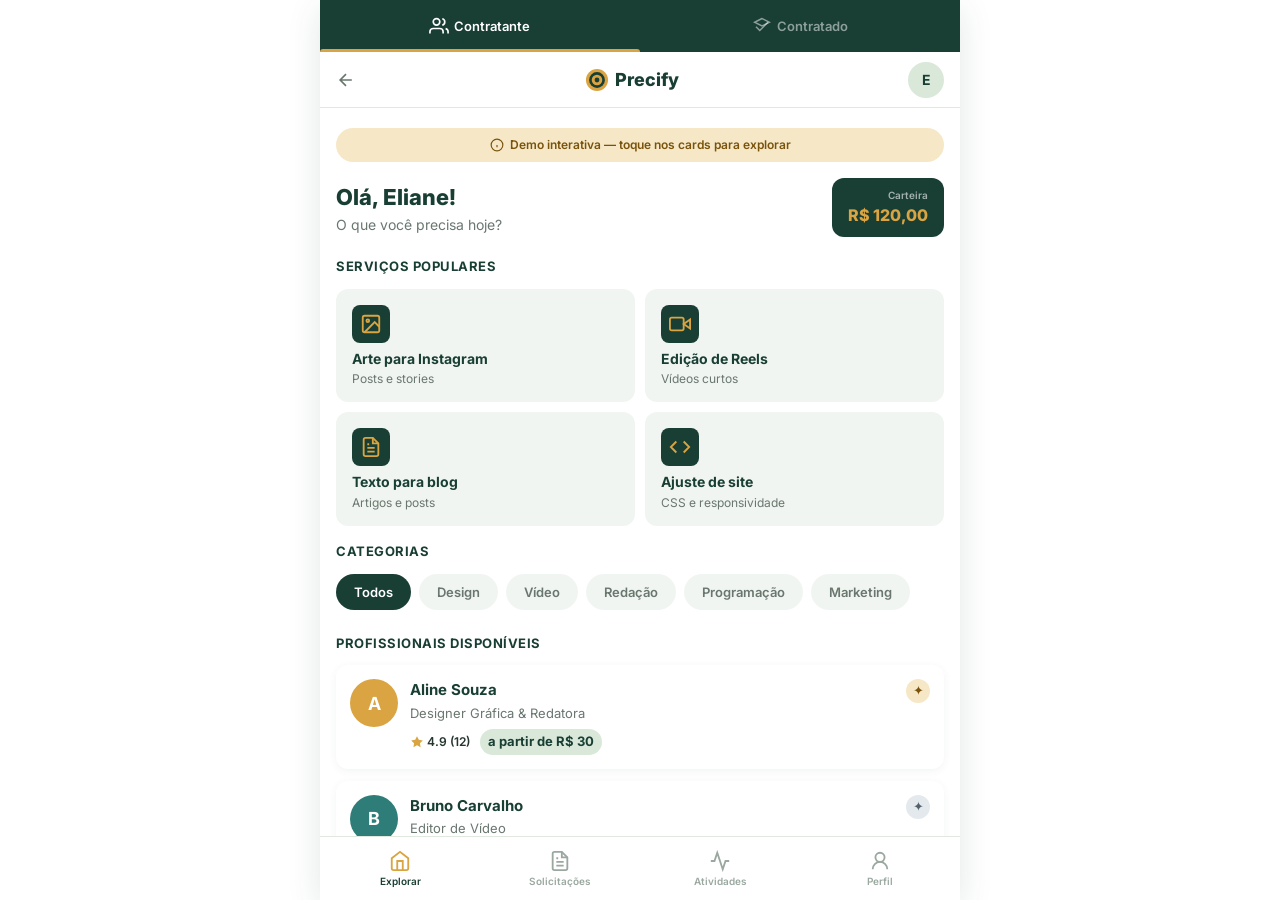
<file: demo.html>
<!DOCTYPE html>
<html lang="pt-BR">
<head>
    <meta charset="UTF-8" />
    <meta name="viewport" content="width=device-width, initial-scale=1.0, maximum-scale=1.0, user-scalable=no, viewport-fit=cover" />
    <meta name="theme-color" content="#193F34" />
    <meta name="apple-mobile-web-app-capable" content="yes" />
    <meta name="apple-mobile-web-app-status-bar-style" content="black-translucent" />
    <meta name="mobile-web-app-capable" content="yes" />
    <meta name="description" content="Demonstração interativa do app Precify — experimente os modos Contratante e Contratado tocando nos cards." />
    <title>Precify App — Demonstração</title>

    <link rel="manifest" href="manifest.json" />
    <link rel="icon" href="data:image/svg+xml,%3Csvg xmlns='http://www.w3.org/2000/svg' viewBox='0 0 100 100'%3E%3Ccircle cx='50' cy='50' r='45' fill='%23193F34'/%3E%3Ccircle cx='50' cy='50' r='32' fill='%23D9A441'/%3E%3Ccircle cx='50' cy='50' r='22' fill='%23193F34'/%3E%3Ccircle cx='50' cy='50' r='10' fill='%23D9A441'/%3E%3C/svg%3E" />
    <link rel="apple-touch-icon" href="icons/icon-192.png" />

    <link rel="preconnect" href="https://fonts.googleapis.com" />
    <link rel="preconnect" href="https://fonts.gstatic.com" crossorigin />
    <link href="https://fonts.googleapis.com/css2?family=Inter:wght@300;400;500;600;700;800;900&display=swap" rel="stylesheet" />

    <link rel="stylesheet" href="demo-styles.css" />
</head>
<body>

<!-- ============================== -->
<!-- APP CONTAINER (phone frame)    -->
<!-- ============================== -->
<div class="app-shell">

    <!-- ============================== -->
    <!-- TOP TABBAR: Contratante / Contratado -->
    <!-- ============================== -->
    <div class="top-tabbar">
        <button class="top-tabbar__btn active" data-mode="client" id="mode-client-btn">
            <svg width="18" height="18" viewBox="0 0 24 24" fill="none" stroke="currentColor" stroke-width="2"><path d="M17 21v-2a4 4 0 00-4-4H5a4 4 0 00-4 4v2"/><circle cx="9" cy="7" r="4"/><path d="M23 21v-2a4 4 0 00-3-3.87M16 3.13a4 4 0 010 7.75"/></svg>
            <span>Contratante</span>
        </button>
        <button class="top-tabbar__btn" data-mode="freelancer" id="mode-freelancer-btn">
            <svg width="18" height="18" viewBox="0 0 24 24" fill="none" stroke="currentColor" stroke-width="2"><path d="M20 7L9 18l-5-5"/><path d="M12 2L2 7l10 5 10-5-10-5z"/></svg>
            <span>Contratado</span>
        </button>
        <div class="top-tabbar__indicator" id="tabbar-indicator"></div>
    </div>

    <!-- App header with logo + user avatar -->
    <div class="app-header">
        <a href="index.html" class="app-header__back" aria-label="Voltar ao site">
            <svg width="20" height="20" viewBox="0 0 24 24" fill="none" stroke="currentColor" stroke-width="2"><path d="M19 12H5M12 19l-7-7 7-7"/></svg>
        </a>
        <div class="app-header__logo">
            <svg width="24" height="24" viewBox="0 0 100 100" fill="none" xmlns="http://www.w3.org/2000/svg">
                <circle cx="50" cy="50" r="46" fill="#D9A441"/>
                <circle cx="50" cy="50" r="33" fill="#193F34"/>
                <circle cx="50" cy="50" r="22" fill="#D9A441"/>
                <circle cx="50" cy="50" r="10" fill="#193F34"/>
            </svg>
            <span>Precify</span>
        </div>
        <div class="app-header__user" id="header-user-avatar">
            <span id="user-avatar-text">E</span>
        </div>
    </div>

    <!-- ============================== -->
    <!-- SCREENS CONTAINER              -->
    <!-- ============================== -->
    <div class="screens-wrapper" id="screens-wrapper">

        <!-- ============================== -->
        <!-- CONTRATANTE SCREENS            -->
        <!-- ============================== -->
        <div class="mode-screens mode-screens--client active" id="client-screens">

            <!-- HOME / EXPLORAR -->
            <div class="screen screen--home active" data-screen="home">
                <div class="screen__scroll">
                    <div class="demo-hint">
                        <svg width="14" height="14" viewBox="0 0 24 24" fill="none" stroke="currentColor" stroke-width="2"><circle cx="12" cy="12" r="10"/><path d="M12 16v-4M12 8h.01"/></svg>
                        <span>Demo interativa — toque nos cards para explorar</span>
                    </div>

                    <div class="home-hero">
                        <div class="home-hero__greeting">
                            <h2>Olá, Eliane!</h2>
                            <p>O que você precisa hoje?</p>
                        </div>
                        <div class="home-hero__balance">
                            <span class="balance-label">Carteira</span>
                            <span class="balance-value">R$ 120,00</span>
                        </div>
                    </div>

                    <!-- Serviços populares: cards interativos pré-configurados -->
                    <div class="section-label">Serviços populares</div>
                    <div class="quick-services-grid" id="quick-services"></div>

                    <!-- Resultado da análise de preço (aparece ao tocar num serviço) -->
                    <div class="price-suggest-result" id="price-suggest-result" hidden>
                        <div class="price-suggest-result__ai">
                            <svg width="14" height="14" viewBox="0 0 24 24" fill="none" stroke="#D9A441" stroke-width="2"><path d="M12 2L2 7l10 5 10-5-10-5zM2 17l10 5 10-5M2 12l10 5 10-5"/></svg>
                            <span>Análise IA</span>
                        </div>
                        <div class="price-suggest-result__task" id="suggest-task">Arte para Instagram</div>
                        <div class="price-suggest-result__price" id="suggest-price-range">R$ 30 - R$ 50</div>
                        <div class="price-suggest-result__complexity" id="suggest-complexity">Complexidade: Intermediária</div>
                        <button class="price-suggest-result__cta" id="suggest-cta">Ver profissionais dessa área</button>
                    </div>

                    <div class="section-label">Categorias</div>
                    <div class="categories-scroll" id="client-categories">
                        <button class="category-chip active" data-cat="all">Todos</button>
                        <button class="category-chip" data-cat="design">Design</button>
                        <button class="category-chip" data-cat="video">Vídeo</button>
                        <button class="category-chip" data-cat="writing">Redação</button>
                        <button class="category-chip" data-cat="programming">Programação</button>
                        <button class="category-chip" data-cat="marketing">Marketing</button>
                    </div>

                    <div class="section-label">Profissionais disponíveis</div>
                    <div class="freelancer-list" id="freelancer-list"></div>
                </div>
            </div>

            <!-- SOLICITAÇÕES -->
            <div class="screen screen--requests" data-screen="requests">
                <div class="screen__scroll">
                    <div class="screen__title">
                        <h2>Minhas solicitações</h2>
                    </div>
                    <div class="requests-list" id="client-requests-list"></div>
                </div>
            </div>

            <!-- ATIVIDADES (cards interativos) -->
            <div class="screen screen--messages" data-screen="messages">
                <div class="screen__scroll">
                    <div class="screen__title">
                        <h2>Atividades</h2>
                    </div>
                    <div class="activity-list" id="client-activity-list"></div>
                </div>
            </div>

            <!-- PERFIL -->
            <div class="screen screen--profile" data-screen="profile">
                <div class="screen__scroll">
                    <div class="profile-header">
                        <div class="profile-avatar profile-avatar--large">E</div>
                        <h2>Eliane Martins</h2>
                        <span class="profile-email">eliane@email.com</span>
                        <div class="profile-score-badge">
                            <span class="score-badge score-badge--silver">✦</span>
                            <span>Prata - 45 pts</span>
                        </div>
                    </div>
                    <div class="profile-stats">
                        <div class="profile-stat">
                            <strong>3</strong>
                            <span>Serviços contratados</span>
                        </div>
                        <div class="profile-stat">
                            <strong>4,8</strong>
                            <span>Avaliação</span>
                        </div>
                        <div class="profile-stat">
                            <strong>R$ 120</strong>
                            <span>Carteira</span>
                        </div>
                    </div>
                    <div class="profile-menu">
                        <div class="profile-menu__item">
                            <svg width="20" height="20" viewBox="0 0 24 24" fill="none" stroke="currentColor" stroke-width="2"><rect x="3" y="4" width="18" height="18" rx="2"/><path d="M16 2v4M8 2v4M3 10h18"/></svg>
                            <span>Meu histórico</span>
                        </div>
                        <div class="profile-menu__item">
                            <svg width="20" height="20" viewBox="0 0 24 24" fill="none" stroke="currentColor" stroke-width="2"><path d="M12 15a3 3 0 100-6 3 3 0 000 6z"/><path d="M19.4 15a1.65 1.65 0 00.33 1.82l.06.06a2 2 0 11-2.83 2.83l-.06-.06a1.65 1.65 0 00-1.82-.33 1.65 1.65 0 00-1 1.51V21a2 2 0 11-4 0v-.09A1.65 1.65 0 009 19.4a1.65 1.65 0 00-1.82.33l-.06.06a2 2 0 11-2.83-2.83l.06-.06A1.65 1.65 0 004.6 15a1.65 1.65 0 00-1.51-1H3a2 2 0 110-4h.09A1.65 1.65 0 004.6 9a1.65 1.65 0 00-.33-1.82l-.06-.06a2 2 0 112.83-2.83l.06.06A1.65 1.65 0 009 4.6a1.65 1.65 0 001-1.51V3a2 2 0 114 0v.09a1.65 1.65 0 001 1.51 1.65 1.65 0 001.82-.33l.06-.06a2 2 0 112.83 2.83l-.06.06A1.65 1.65 0 0019.4 9a1.65 1.65 0 001.51 1H21a2 2 0 110 4h-.09a1.65 1.65 0 00-1.51 1z"/></svg>
                            <span>Configurações</span>
                        </div>
                        <div class="profile-menu__item">
                            <svg width="20" height="20" viewBox="0 0 24 24" fill="none" stroke="currentColor" stroke-width="2"><path d="M21 15a2 2 0 01-2 2H7l-4 4V5a2 2 0 012-2h14a2 2 0 012 2z"/></svg>
                            <span>Suporte</span>
                        </div>
                        <div class="profile-menu__item profile-menu__item--logout">
                            <svg width="20" height="20" viewBox="0 0 24 24" fill="none" stroke="currentColor" stroke-width="2"><path d="M9 21H5a2 2 0 01-2-2V5a2 2 0 012-2h4M16 17l5-5-5-5M21 12H9"/></svg>
                            <span>Sair</span>
                        </div>
                    </div>
                </div>
            </div>

        </div>

        <!-- ============================== -->
        <!-- CONTRATADO SCREENS             -->
        <!-- ============================== -->
        <div class="mode-screens mode-screens--freelancer" id="freelancer-screens">

            <!-- OPORTUNIDADES -->
            <div class="screen screen--opportunities active" data-screen="opportunities">
                <div class="screen__scroll">
                    <div class="demo-hint">
                        <svg width="14" height="14" viewBox="0 0 24 24" fill="none" stroke="currentColor" stroke-width="2"><circle cx="12" cy="12" r="10"/><path d="M12 16v-4M12 8h.01"/></svg>
                        <span>Toque em uma oportunidade para aceitar</span>
                    </div>

                    <div class="home-hero">
                        <div class="home-hero__greeting">
                            <h2>Olá, Aline!</h2>
                            <p>Novas oportunidades para você</p>
                        </div>
                        <div class="home-hero__balance">
                            <span class="balance-label">Ganhos</span>
                            <span class="balance-value">R$ 340,00</span>
                        </div>
                    </div>

                    <div class="stats-row">
                        <div class="mini-stat">
                            <strong>5</strong>
                            <span>Disponíveis</span>
                        </div>
                        <div class="mini-stat">
                            <strong>2</strong>
                            <span>Em andamento</span>
                        </div>
                        <div class="mini-stat">
                            <strong>8</strong>
                            <span>Concluídos</span>
                        </div>
                    </div>

                    <div class="section-label">Oportunidades abertas</div>
                    <div class="opportunity-list" id="opportunity-list"></div>
                </div>
            </div>

            <!-- MEUS SERVIÇOS -->
            <div class="screen screen--my-services" data-screen="my-services">
                <div class="screen__scroll">
                    <div class="screen__title">
                        <h2>Meus serviços</h2>
                    </div>
                    <div class="services-tabs">
                        <button class="services-tab active" data-status="active">Em andamento</button>
                        <button class="services-tab" data-status="completed">Concluídos</button>
                    </div>
                    <div class="my-services-list" id="freelancer-services-list"></div>
                </div>
            </div>

            <!-- ATIVIDADES (cards interativos) -->
            <div class="screen screen--messages-freelancer" data-screen="messages-freelancer">
                <div class="screen__scroll">
                    <div class="screen__title">
                        <h2>Atividades</h2>
                    </div>
                    <div class="activity-list" id="freelancer-activity-list"></div>
                </div>
            </div>

            <!-- PERFIL FREELANCER -->
            <div class="screen screen--profile-freelancer" data-screen="profile-freelancer">
                <div class="screen__scroll">
                    <div class="profile-header">
                        <div class="profile-avatar profile-avatar--large profile-avatar--gold">A</div>
                        <h2>Aline Souza</h2>
                        <span class="profile-email">aline@email.com</span>
                        <span class="profile-skill">Designer e Redatora</span>
                        <div class="profile-score-badge">
                            <span class="score-badge score-badge--gold">✦</span>
                            <span>Ouro - 72 pts</span>
                        </div>
                    </div>
                    <div class="profile-stats">
                        <div class="profile-stat">
                            <strong>8</strong>
                            <span>Serviços concluídos</span>
                        </div>
                        <div class="profile-stat">
                            <strong>4,9</strong>
                            <span>Avaliação</span>
                        </div>
                        <div class="profile-stat">
                            <strong>R$ 340</strong>
                            <span>Ganhos</span>
                        </div>
                    </div>
                    <div class="profile-skills">
                        <div class="section-label">Habilidades</div>
                        <div class="skills-tags">
                            <span class="skill-tag">Design gráfico</span>
                            <span class="skill-tag">Artes para redes sociais</span>
                            <span class="skill-tag">Redação publicitária</span>
                            <span class="skill-tag">Edição de imagem</span>
                            <span class="skill-tag">Branding</span>
                        </div>
                    </div>
                    <div class="profile-menu">
                        <div class="profile-menu__item">
                            <svg width="20" height="20" viewBox="0 0 24 24" fill="none" stroke="currentColor" stroke-width="2"><rect x="3" y="4" width="18" height="18" rx="2"/><path d="M16 2v4M8 2v4M3 10h18"/></svg>
                            <span>Meus ganhos</span>
                        </div>
                        <div class="profile-menu__item">
                            <svg width="20" height="20" viewBox="0 0 24 24" fill="none" stroke="currentColor" stroke-width="2"><path d="M12 15a3 3 0 100-6 3 3 0 000 6z"/><path d="M19.4 15a1.65 1.65 0 00.33 1.82l.06.06a2 2 0 11-2.83 2.83l-.06-.06a1.65 1.65 0 00-1.82-.33 1.65 1.65 0 00-1 1.51V21a2 2 0 11-4 0v-.09A1.65 1.65 0 009 19.4a1.65 1.65 0 00-1.82.33l-.06.06a2 2 0 11-2.83-2.83l.06-.06A1.65 1.65 0 004.6 15a1.65 1.65 0 00-1.51-1H3a2 2 0 110-4h.09A1.65 1.65 0 004.6 9a1.65 1.65 0 00-.33-1.82l-.06-.06a2 2 0 112.83-2.83l.06.06A1.65 1.65 0 009 4.6a1.65 1.65 0 001-1.51V3a2 2 0 114 0v.09a1.65 1.65 0 001 1.51 1.65 1.65 0 001.82-.33l.06-.06a2 2 0 112.83 2.83l-.06.06A1.65 1.65 0 0019.4 9a1.65 1.65 0 001.51 1H21a2 2 0 110 4h-.09a1.65 1.65 0 00-1.51 1z"/></svg>
                            <span>Configurações</span>
                        </div>
                        <div class="profile-menu__item">
                            <svg width="20" height="20" viewBox="0 0 24 24" fill="none" stroke="currentColor" stroke-width="2"><path d="M21 15a2 2 0 01-2 2H7l-4 4V5a2 2 0 012-2h14a2 2 0 012 2z"/></svg>
                            <span>Suporte</span>
                        </div>
                        <div class="profile-menu__item profile-menu__item--logout">
                            <svg width="20" height="20" viewBox="0 0 24 24" fill="none" stroke="currentColor" stroke-width="2"><path d="M9 21H5a2 2 0 01-2-2V5a2 2 0 012-2h4M16 17l5-5-5-5M21 12H9"/></svg>
                            <span>Sair</span>
                        </div>
                    </div>
                </div>
            </div>

        </div>

    </div>

    <!-- ============================== -->
    <!-- BOTTOM NAVIGATION              -->
    <!-- ============================== -->
    <div class="bottom-nav" id="bottom-nav">
        <!-- Client bottom nav -->
        <div class="bottom-nav__mode bottom-nav__mode--client active" id="client-nav">
            <button class="nav-item active" data-screen="home">
                <svg width="22" height="22" viewBox="0 0 24 24" fill="none" stroke="currentColor" stroke-width="2"><path d="M3 9l9-7 9 7v11a2 2 0 01-2 2H5a2 2 0 01-2-2z"/><path d="M9 22V12h6v10"/></svg>
                <span>Explorar</span>
            </button>
            <button class="nav-item" data-screen="requests">
                <svg width="22" height="22" viewBox="0 0 24 24" fill="none" stroke="currentColor" stroke-width="2"><path d="M14 2H6a2 2 0 00-2 2v16a2 2 0 002 2h12a2 2 0 002-2V8z"/><path d="M14 2v6h6M16 13H8M16 17H8M10 9H8"/></svg>
                <span>Solicitações</span>
            </button>
            <button class="nav-item" data-screen="messages">
                <svg width="22" height="22" viewBox="0 0 24 24" fill="none" stroke="currentColor" stroke-width="2"><path d="M22 12h-4l-3 9L9 3l-3 9H2"/></svg>
                <span>Atividades</span>
            </button>
            <button class="nav-item" data-screen="profile">
                <svg width="22" height="22" viewBox="0 0 24 24" fill="none" stroke="currentColor" stroke-width="2"><circle cx="12" cy="8" r="5"/><path d="M20 21a8 8 0 00-16 0"/></svg>
                <span>Perfil</span>
            </button>
        </div>
        <!-- Freelancer bottom nav -->
        <div class="bottom-nav__mode bottom-nav__mode--freelancer" id="freelancer-nav">
            <button class="nav-item active" data-screen="opportunities">
                <svg width="22" height="22" viewBox="0 0 24 24" fill="none" stroke="currentColor" stroke-width="2"><circle cx="12" cy="12" r="10"/><path d="M12 6v6l4 2"/></svg>
                <span>Oportunidades</span>
            </button>
            <button class="nav-item" data-screen="my-services">
                <svg width="22" height="22" viewBox="0 0 24 24" fill="none" stroke="currentColor" stroke-width="2"><path d="M22 11.08V12a10 10 0 11-5.93-9.14"/><path d="M22 4L12 14.01l-3-3"/></svg>
                <span>Meus serviços</span>
            </button>
            <button class="nav-item" data-screen="messages-freelancer">
                <svg width="22" height="22" viewBox="0 0 24 24" fill="none" stroke="currentColor" stroke-width="2"><path d="M22 12h-4l-3 9L9 3l-3 9H2"/></svg>
                <span>Atividades</span>
            </button>
            <button class="nav-item" data-screen="profile-freelancer">
                <svg width="22" height="22" viewBox="0 0 24 24" fill="none" stroke="currentColor" stroke-width="2"><circle cx="12" cy="8" r="5"/><path d="M20 21a8 8 0 00-16 0"/></svg>
                <span>Perfil</span>
            </button>
        </div>
    </div>

</div>

<!-- ============================== -->
<!-- MODAL: Freelancer detail       -->
<!-- ============================== -->
<div class="modal-overlay" id="modal-freelancer" hidden>
    <div class="modal">
        <div class="modal__header">
            <button class="modal__close" data-close="modal-freelancer">&times;</button>
        </div>
        <div class="modal__body" id="modal-freelancer-body"></div>
    </div>
</div>

<!-- ============================== -->
<!-- MODAL: Opportunity detail      -->
<!-- ============================== -->
<div class="modal-overlay" id="modal-opportunity" hidden>
    <div class="modal">
        <div class="modal__header">
            <button class="modal__close" data-close="modal-opportunity">&times;</button>
        </div>
        <div class="modal__body" id="modal-opportunity-body"></div>
    </div>
</div>

<!-- ============================== -->
<!-- MODAL: Contratacao flow        -->
<!-- ============================== -->
<div class="modal-overlay" id="modal-hire" hidden>
    <div class="modal">
        <div class="modal__header">
            <button class="modal__close" data-close="modal-hire">&times;</button>
        </div>
        <div class="modal__body" id="modal-hire-body"></div>
    </div>
</div>

<!-- ============================== -->
<!-- MODAL: Chat (respostas rápidas por cards) -->
<!-- ============================== -->
<div class="modal-overlay modal-overlay--chat" id="modal-chat" hidden>
    <div class="modal modal--chat">
        <div class="chat-header">
            <button class="chat-header__back" id="chat-close" aria-label="Fechar chat">
                <svg width="20" height="20" viewBox="0 0 24 24" fill="none" stroke="currentColor" stroke-width="2"><path d="M19 12H5M12 19l-7-7 7-7"/></svg>
            </button>
            <div class="chat-header__avatar" id="chat-avatar">A</div>
            <div class="chat-header__info">
                <strong id="chat-name">Nome</strong>
                <span>Online agora</span>
            </div>
        </div>
        <div class="chat-messages" id="chat-messages"></div>
        <div class="chat-quick-replies" id="chat-quick-replies">
            <button class="quick-reply-chip" data-reply="Combinado!">Combinado!</button>
            <button class="quick-reply-chip" data-reply="Obrigado! 😊">Obrigado! 😊</button>
            <button class="quick-reply-chip" data-reply="Pode enviar 🚀">Pode enviar 🚀</button>
            <button class="quick-reply-chip" data-reply="Quando fica pronto?">Quando fica pronto?</button>
        </div>
        <div class="chat-input-area">
            <input type="text" id="chat-input" placeholder="Mensagem (opcional na demo)..." />
            <button class="chat-send" id="chat-send" aria-label="Enviar mensagem">
                <svg width="18" height="18" viewBox="0 0 24 24" fill="none" stroke="currentColor" stroke-width="2"><path d="M22 2L11 13M22 2l-7 20-4-9-9-4 20-7z"/></svg>
            </button>
        </div>
    </div>
</div>

<!-- ============================== -->
<!-- TOAST notification             -->
<!-- ============================== -->
<div class="toast" id="toast" hidden></div>

<script src="demo-script.js"></script>

<!-- PWA Service Worker Registration -->
<script>
if ('serviceWorker' in navigator) {
    window.addEventListener('load', () => {
        navigator.serviceWorker.register('./sw.js')
            .then((reg) => console.log('[PWA] SW registrado:', reg.scope))
            .catch((err) => console.warn('[PWA] SW falhou:', err));
    });
}
</script>
</body>
</html>
</file>
<file: styles.css>
/* ==============================
   PRECIFY — LANDING PAGE STYLES
   ============================== */

/* --- Variables --- */
:root {
    --color-primary: #193F34;
    --color-primary-light: #1A4A3E;
    --color-secondary: #D9E8D9;
    --color-white: #FFFFFF;
    --color-gray: #F1F5F1;
    --color-gold: #D9A441;
    --color-gold-light: #E0B45C;
    --color-text: #26362E;
    --color-text-secondary: #69776F;
    --color-border: #E0E8E0;

    --font-family: 'Inter', -apple-system, BlinkMacSystemFont, sans-serif;

    --radius-sm: 8px;
    --radius-md: 12px;
    --radius-lg: 20px;
    --radius-xl: 28px;

    --shadow-sm: 0 2px 8px rgba(25, 63, 52, 0.06);
    --shadow-md: 0 4px 20px rgba(25, 63, 52, 0.08);
    --shadow-lg: 0 8px 40px rgba(25, 63, 52, 0.12);

    --transition: 0.3s ease;
    --transition-slow: 0.5s ease;

    --max-width: 1200px;
}

/* --- Reset --- */
*, *::before, *::after {
    margin: 0;
    padding: 0;
    box-sizing: border-box;
}

html {
    scroll-behavior: smooth;
    font-size: 16px;
    -webkit-text-size-adjust: 100%;
}

@media (max-width: 480px) {
    html {
        font-size: 15px;
    }
}

@media (max-width: 360px) {
    html {
        font-size: 14px;
    }
}

body {
    font-family: var(--font-family);
    color: var(--color-text);
    background: var(--color-white);
    line-height: 1.6;
    overflow-x: hidden;
}

a {
    text-decoration: none;
    color: inherit;
}

ul {
    list-style: none;
}

button {
    font-family: inherit;
    cursor: pointer;
    border: none;
    background: none;
}

img {
    max-width: 100%;
    display: block;
}

/* --- Container --- */
.container {
    max-width: var(--max-width);
    margin: 0 auto;
    padding: 0 24px;
}

@media (max-width: 768px) {
    .container {
        padding: 0 20px;
    }
}

@media (max-width: 480px) {
    .container {
        padding: 0 16px;
    }
}

/* --- Typography --- */
.text-gold {
    color: var(--color-gold);
}

/* --- Buttons --- */
.btn {
    display: inline-flex;
    align-items: center;
    justify-content: center;
    gap: 8px;
    padding: 14px 28px;
    border-radius: var(--radius-md);
    font-size: 15px;
    font-weight: 600;
    transition: all var(--transition);
    white-space: nowrap;
    text-align: center;
}

@media (max-width: 480px) {
    .btn {
        padding: 12px 20px;
        font-size: 14px;
    }
}

.btn--gold {
    background: var(--color-gold);
    color: var(--color-primary);
}

.btn--gold:hover {
    background: var(--color-gold-light);
    transform: translateY(-2px);
    box-shadow: var(--shadow-md);
}

.btn--dark {
    background: var(--color-primary);
    color: var(--color-white);
}

.btn--dark:hover {
    background: var(--color-primary-light);
    transform: translateY(-2px);
    box-shadow: var(--shadow-md);
}

.btn--outline {
    background: transparent;
    color: var(--color-white);
    border: 2px solid rgba(255,255,255,0.4);
}

.btn--outline:hover {
    background: rgba(255,255,255,0.1);
    border-color: var(--color-white);
}

.btn--small {
    padding: 10px 20px;
    font-size: 14px;
}

.btn--large {
    padding: 18px 40px;
    font-size: 17px;
}

@media (max-width: 480px) {
    .btn--large {
        padding: 14px 24px;
        font-size: 15px;
    }
}

.btn--full {
    width: 100%;
}

/* --- Logo --- */
.logo {
    display: flex;
    align-items: center;
    gap: 10px;
    font-weight: 800;
    font-size: 22px;
    color: var(--color-primary);
    transition: opacity var(--transition);
}

@media (max-width: 480px) {
    .logo {
        font-size: 18px;
        gap: 8px;
    }

    .logo__icon {
        width: 28px;
        height: 28px;
    }
}

.logo:hover {
    opacity: 0.85;
}

.logo__text--light {
    color: var(--color-white);
}

/* --- Header --- */
.header {
    position: fixed;
    top: 0;
    left: 0;
    width: 100%;
    z-index: 1000;
    background: rgba(255,255,255,0.98);
    backdrop-filter: blur(10px);
    box-shadow: var(--shadow-sm);
    transition: all var(--transition);
}

.header__inner {
    display: flex;
    align-items: center;
    justify-content: space-between;
    height: 70px;
}

@media (max-width: 480px) {
    .header__inner {
        height: 60px;
    }
}

.nav {
    display: flex;
    align-items: center;
    gap: 28px;
}

.nav__link {
    font-size: 14px;
    font-weight: 500;
    color: var(--color-text-secondary);
    transition: color var(--transition);
}

.nav__link:hover {
    color: var(--color-primary);
}

.menu-toggle {
    display: none;
    flex-direction: column;
    gap: 5px;
    padding: 8px;
}

.menu-toggle__bar {
    width: 24px;
    height: 2.5px;
    background: var(--color-primary);
    border-radius: 2px;
    transition: all var(--transition);
}

.menu-toggle.active .menu-toggle__bar:nth-child(1) {
    transform: rotate(45deg) translate(5px, 5px);
}

.menu-toggle.active .menu-toggle__bar:nth-child(2) {
    opacity: 0;
}

.menu-toggle.active .menu-toggle__bar:nth-child(3) {
    transform: rotate(-45deg) translate(7px, -7px);
}

/* --- Section Base --- */
.section {
    padding: 80px 0;
}

.section--white { background: var(--color-white); }
.section--light-green { background: var(--color-secondary); }
.section--light-gray { background: var(--color-gray); }
.section--dark { background: var(--color-primary); }

.section__header {
    max-width: 720px;
    margin: 0 auto 48px;
    text-align: center;
}

.section__header--center {
    margin-bottom: 40px;
}

.section__title {
    font-size: clamp(28px, 4vw, 38px);
    font-weight: 800;
    color: var(--color-primary);
    line-height: 1.25;
    margin-bottom: 16px;
}

.section__title--light {
    color: var(--color-white);
}

.section__text {
    font-size: 17px;
    color: var(--color-text-secondary);
    line-height: 1.7;
}

.section__text--light {
    color: var(--color-secondary);
}

/* --- Hero --- */
.hero {
    position: relative;
    background: var(--color-primary);
    padding: 120px 0 80px;
    overflow: hidden;
    min-height: 600px;
    display: flex;
    align-items: center;
}

@media (max-width: 768px) {
    .hero {
        min-height: auto;
        padding: 100px 0 60px;
    }
}

@media (max-width: 480px) {
    .hero {
        padding: 90px 0 48px;
    }
}

.hero__bg-circle {
    position: absolute;
    border-radius: 50%;
    opacity: 0.5;
}

.hero__bg-circle--1 {
    width: 500px;
    height: 500px;
    background: var(--color-primary-light);
    top: -150px;
    right: -100px;
}

.hero__bg-circle--2 {
    width: 300px;
    height: 300px;
    background: var(--color-primary-light);
    bottom: -100px;
    left: -50px;
}

.hero__inner {
    display: flex;
    align-items: center;
    gap: 60px;
    position: relative;
    z-index: 1;
}

.hero__content {
    flex: 1;
}

.hero__tag {
    display: inline-block;
    font-size: 12px;
    font-weight: 700;
    letter-spacing: 1.5px;
    color: var(--color-gold);
    margin-bottom: 20px;
}

.hero__title {
    font-size: clamp(36px, 5vw, 52px);
    font-weight: 900;
    color: var(--color-white);
    line-height: 1.15;
    margin-bottom: 20px;
}

.hero__subtitle {
    font-size: 18px;
    color: var(--color-secondary);
    line-height: 1.7;
    margin-bottom: 32px;
    max-width: 520px;
}

.hero__buttons {
    display: flex;
    gap: 16px;
    flex-wrap: wrap;
    margin-bottom: 16px;
}

@media (max-width: 480px) {
    .hero__buttons {
        flex-direction: column;
        gap: 10px;
    }

    .hero__buttons .btn {
        width: 100%;
    }
}

.hero__microcopy {
    font-size: 14px;
    color: rgba(217,232,217,0.7);
}

/* --- Hero Visual / Demo Card --- */
.hero__visual {
    flex: 0 0 440px;
}

.demo-card {
    background: var(--color-white);
    border-radius: var(--radius-lg);
    box-shadow: var(--shadow-lg);
    overflow: hidden;
    animation: floatCard 6s ease-in-out infinite;
}

@keyframes floatCard {
    0%, 100% { transform: translateY(0); }
    50% { transform: translateY(-10px); }
}

.demo-card__header {
    background: var(--color-primary);
    padding: 14px 20px;
    display: flex;
    align-items: center;
    justify-content: space-between;
}

.demo-card__title {
    font-size: 13px;
    font-weight: 600;
    color: var(--color-white);
}

.demo-card__dot {
    width: 10px;
    height: 10px;
    border-radius: 50%;
    background: var(--color-gold);
}

.demo-card__body {
    padding: 24px;
}

.demo-card__label {
    display: block;
    font-size: 12px;
    font-weight: 600;
    color: var(--color-primary);
    margin-bottom: 8px;
}

.demo-card__input {
    background: var(--color-gray);
    border-radius: var(--radius-sm);
    padding: 12px 16px;
    font-size: 14px;
    color: var(--color-text);
    margin-bottom: 20px;
}

.demo-card__ai-badge {
    display: inline-flex;
    align-items: center;
    gap: 6px;
    background: var(--color-secondary);
    border-radius: 20px;
    padding: 6px 14px;
    font-size: 11px;
    font-weight: 600;
    color: var(--color-gold);
    margin-bottom: 16px;
}

.demo-card__analysis {
    background: var(--color-gray);
    border-radius: var(--radius-md);
    padding: 16px;
    margin-bottom: 16px;
}

.demo-card__row {
    display: flex;
    justify-content: space-between;
    align-items: center;
    padding: 6px 0;
}

.demo-card__key {
    font-size: 13px;
    color: var(--color-text-secondary);
}

.demo-card__val {
    font-size: 13px;
    font-weight: 600;
    color: var(--color-text);
}

.demo-card__val--accent {
    color: var(--color-gold);
}

.demo-card__price-box {
    background: var(--color-primary);
    border-radius: var(--radius-md);
    padding: 16px;
    text-align: center;
}

.demo-card__price-label {
    display: block;
    font-size: 11px;
    color: var(--color-secondary);
    margin-bottom: 4px;
}

.demo-card__price {
    font-size: 26px;
    font-weight: 800;
    color: var(--color-gold);
}

.demo-card__note {
    text-align: center;
    font-size: 11px;
    color: var(--color-text-secondary);
    padding: 8px 24px 16px;
}

/* --- Problem Section --- */
.problem-cards {
    display: grid;
    grid-template-columns: 1fr 1fr;
    gap: 32px;
    max-width: 900px;
    margin: 0 auto;
}

.problem-card {
    border-radius: var(--radius-lg);
    padding: 36px;
    position: relative;
}

.problem-card--left {
    background: var(--color-secondary);
    border-left: 4px solid var(--color-primary);
}

.problem-card--right {
    background: var(--color-primary);
}

.problem-card__icon {
    width: 64px;
    height: 64px;
    border-radius: var(--radius-md);
    background: var(--color-white);
    display: flex;
    align-items: center;
    justify-content: center;
    margin-bottom: 20px;
}

.problem-card__icon--dark {
    background: var(--color-primary-light);
}

.problem-card__title {
    font-size: 22px;
    font-weight: 700;
    color: var(--color-primary);
    margin-bottom: 16px;
}

.problem-card__title--light {
    color: var(--color-white);
}

.problem-card__list li {
    font-size: 15px;
    color: var(--color-text);
    padding: 6px 0;
    padding-left: 24px;
    position: relative;
}

.problem-card__list li::before {
    content: "•";
    position: absolute;
    left: 0;
    color: var(--color-gold);
    font-weight: 700;
}

.problem-card__list--light li {
    color: var(--color-secondary);
}

.problem-footer {
    text-align: center;
    font-size: 18px;
    color: var(--color-text);
    margin-top: 40px;
}

.problem-footer strong {
    color: var(--color-primary);
}

/* --- Solution Section --- */
.solution-cards {
    display: grid;
    grid-template-columns: repeat(3, 1fr);
    gap: 28px;
}

@media (max-width: 1024px) {
    .solution-cards {
        grid-template-columns: repeat(2, 1fr);
    }
}

@media (max-width: 768px) {
    .solution-cards {
        grid-template-columns: 1fr;
        gap: 20px;
    }
}

@media (max-width: 480px) {
    .solution-card {
        padding: 28px 20px;
    }
}

.solution-card {
    background: var(--color-white);
    border-radius: var(--radius-lg);
    padding: 36px 28px;
    text-align: center;
    box-shadow: var(--shadow-sm);
    transition: transform var(--transition), box-shadow var(--transition);
    position: relative;
}

.solution-card:hover {
    transform: translateY(-6px);
    box-shadow: var(--shadow-md);
}

.solution-card--accent {
    border: 2px solid var(--color-gold);
}

.solution-card__num {
    width: 40px;
    height: 40px;
    border-radius: 50%;
    background: var(--color-primary);
    color: var(--color-white);
    font-size: 18px;
    font-weight: 700;
    display: flex;
    align-items: center;
    justify-content: center;
    margin: 0 auto 16px;
}

.solution-card__num--gold {
    background: var(--color-gold);
    color: var(--color-primary);
}

.solution-card__icon {
    width: 64px;
    height: 64px;
    margin: 0 auto 20px;
    display: flex;
    align-items: center;
    justify-content: center;
}

.solution-card__title {
    font-size: 18px;
    font-weight: 700;
    color: var(--color-primary);
    margin-bottom: 12px;
}

.solution-card__text {
    font-size: 14px;
    color: var(--color-text-secondary);
    line-height: 1.6;
}

.solution__cta {
    text-align: center;
    margin-top: 40px;
}

/* --- Interactive Demo --- */
.demo-interactive {
    display: grid;
    grid-template-columns: 1fr 1fr;
    gap: 32px;
    max-width: 900px;
    margin: 0 auto;
}

.demo-interactive__panel {
    background: var(--color-gray);
    border-radius: var(--radius-lg);
    padding: 32px;
}

.demo-step {
    margin-bottom: 24px;
}

.demo-step__label {
    display: block;
    font-size: 13px;
    font-weight: 600;
    color: var(--color-primary);
    margin-bottom: 12px;
}

.demo-options {
    display: flex;
    flex-wrap: wrap;
    gap: 8px;
}

.demo-option {
    padding: 8px 16px;
    border-radius: 20px;
    background: var(--color-white);
    border: 2px solid transparent;
    font-size: 13px;
    font-weight: 500;
    color: var(--color-text-secondary);
    transition: all var(--transition);
}

.demo-option:hover {
    border-color: var(--color-secondary);
}

.demo-option.selected {
    background: var(--color-primary);
    color: var(--color-white);
    border-color: var(--color-primary);
}

.demo-interactive__result {
    background: var(--color-secondary);
    border-radius: var(--radius-lg);
    padding: 32px;
    display: flex;
    align-items: center;
    justify-content: center;
    min-height: 280px;
}

.demo-result__placeholder {
    text-align: center;
    color: var(--color-text-secondary);
}

.demo-result__placeholder p {
    font-size: 14px;
    margin-top: 12px;
}

.demo-result__content {
    text-align: center;
    animation: priceReveal 0.6s ease;
}

@keyframes priceReveal {
    from { opacity: 0; transform: scale(0.9); }
    to { opacity: 1; transform: scale(1); }
}

.demo-result__label {
    font-size: 13px;
    color: var(--color-text-secondary);
    margin-bottom: 8px;
}

.demo-result__price {
    font-size: 40px;
    font-weight: 800;
    color: var(--color-primary);
    margin-bottom: 8px;
}

.demo-result__complexity {
    display: inline-block;
    background: var(--color-gold);
    color: var(--color-primary);
    font-size: 12px;
    font-weight: 600;
    padding: 4px 12px;
    border-radius: 16px;
    margin-bottom: 16px;
}

.demo-result__category {
    font-size: 14px;
    color: var(--color-text);
    font-weight: 600;
}

.demo-note {
    text-align: center;
    font-size: 13px;
    color: var(--color-text-secondary);
    max-width: 700px;
    margin: 24px auto 0;
    padding: 16px;
    background: var(--color-gray);
    border-radius: var(--radius-md);
}

/* --- Price Tiers --- */
.price-tiers {
    display: grid;
    grid-template-columns: repeat(4, 1fr);
    gap: 20px;
}

@media (max-width: 1024px) {
    .price-tiers {
        grid-template-columns: repeat(2, 1fr);
    }
}

@media (max-width: 480px) {
    .price-tiers {
        grid-template-columns: 1fr;
    }

    .price-tier {
        padding: 24px 20px;
    }
}

.price-tier {
    background: var(--color-white);
    border-radius: var(--radius-lg);
    padding: 32px 24px;
    text-align: center;
    box-shadow: var(--shadow-sm);
    transition: transform var(--transition), box-shadow var(--transition);
}

.price-tier:hover {
    transform: translateY(-6px);
    box-shadow: var(--shadow-md);
}

.price-tier--accent {
    background: var(--color-primary);
}

.price-tier__amount {
    display: block;
    font-size: 28px;
    font-weight: 800;
    color: var(--color-primary);
    margin-bottom: 8px;
}

.price-tier__amount--gold {
    color: var(--color-gold);
}

.price-tier__label {
    display: block;
    font-size: 14px;
    font-weight: 600;
    color: var(--color-text);
    margin-bottom: 12px;
}

.price-tier--accent .price-tier__label {
    color: var(--color-secondary);
}

.price-tier__desc {
    font-size: 13px;
    color: var(--color-text-secondary);
}

.price-tier--accent .price-tier__desc {
    color: var(--color-secondary);
    opacity: 0.8;
}

.price-note {
    text-align: center;
    font-size: 14px;
    color: var(--color-text-secondary);
    max-width: 700px;
    margin: 32px auto 0;
}

/* --- Profiles --- */
.profile-cards {
    display: grid;
    grid-template-columns: 1fr 1fr;
    gap: 32px;
    max-width: 900px;
    margin: 0 auto;
}

.profile-card {
    border-radius: var(--radius-lg);
    padding: 40px;
    text-align: center;
    box-shadow: var(--shadow-sm);
    transition: transform var(--transition);
}

.profile-card:hover {
    transform: translateY(-6px);
    box-shadow: var(--shadow-md);
}

.profile-card--client {
    background: var(--color-secondary);
}

.profile-card--freelancer {
    background: var(--color-primary);
}

.profile-card__icon {
    width: 80px;
    height: 80px;
    border-radius: 50%;
    background: var(--color-white);
    display: flex;
    align-items: center;
    justify-content: center;
    margin: 0 auto 24px;
}

.profile-card--freelancer .profile-card__icon {
    background: var(--color-primary-light);
}

.profile-card__title {
    font-size: 24px;
    font-weight: 700;
    color: var(--color-primary);
    margin-bottom: 16px;
}

.profile-card__title--light {
    color: var(--color-white);
}

.profile-card__text {
    font-size: 15px;
    color: var(--color-text-secondary);
    line-height: 1.7;
    margin-bottom: 24px;
}

.profile-card__text--light {
    color: var(--color-secondary);
}

/* --- Business Model --- */
.business-model {
    max-width: 700px;
    margin: 0 auto;
    text-align: center;
}

.business-model__total {
    background: var(--color-white);
    border-radius: var(--radius-lg);
    padding: 24px;
    margin-bottom: 24px;
    box-shadow: var(--shadow-sm);
}

.business-model__label {
    display: block;
    font-size: 14px;
    color: var(--color-text-secondary);
    margin-bottom: 4px;
}

.business-model__amount {
    font-size: 42px;
    font-weight: 800;
    color: var(--color-primary);
}

.business-model__split {
    display: flex;
    align-items: stretch;
    gap: 16px;
    margin-bottom: 24px;
}

.business-model__card {
    flex: 1;
    border-radius: var(--radius-lg);
    padding: 28px 20px;
}

.business-model__card--freelancer {
    background: var(--color-secondary);
    border-left: 4px solid var(--color-primary);
}

.business-model__card--precify {
    background: var(--color-primary);
}

.business-model__card-label {
    display: block;
    font-size: 12px;
    font-weight: 700;
    color: var(--color-primary);
    margin-bottom: 8px;
}

.business-model__card--precify .business-model__card-label {
    color: var(--color-gold);
}

.business-model__card-amount {
    display: block;
    font-size: 36px;
    font-weight: 800;
    color: var(--color-primary);
    margin-bottom: 4px;
}

.business-model__card--precify .business-model__card-amount {
    color: var(--color-gold);
}

.business-model__card-pct {
    font-size: 13px;
    color: var(--color-text-secondary);
}

.business-model__card--precify .business-model__card-pct {
    color: var(--color-secondary);
}

.business-model__plus {
    display: flex;
    align-items: center;
    font-size: 28px;
    font-weight: 700;
    color: var(--color-text-secondary);
}

.business-model__note {
    font-size: 13px;
    color: var(--color-text-secondary);
}

/* --- Validation --- */
.validation {
    display: grid;
    grid-template-columns: 1.3fr 1fr;
    gap: 48px;
    align-items: center;
    max-width: 1000px;
    margin: 0 auto;
}

.bar-chart {
    display: flex;
    flex-direction: column;
    gap: 14px;
}

.bar-chart__item {
    display: flex;
    align-items: center;
    gap: 12px;
}

.bar-chart__label {
    flex: 0 0 180px;
    font-size: 13px;
    color: var(--color-text-secondary);
    text-align: right;
}

@media (max-width: 768px) {
    .bar-chart__label {
        flex: 0 0 130px;
        font-size: 12px;
    }
}

.bar-chart__bar-wrap {
    flex: 1;
    display: flex;
    align-items: center;
    gap: 8px;
}

.bar-chart__bar {
    height: 32px;
    border-radius: var(--radius-sm);
    width: 0;
    transition: width 1.2s cubic-bezier(0.4, 0, 0.2, 1);
}

.bar-chart__bar--primary { background: var(--color-primary); }
.bar-chart__bar--gold { background: var(--color-gold); }
.bar-chart__bar--light { background: var(--color-secondary); }
.bar-chart__bar--gray { background: #B0BCB5; }
.bar-chart__bar--none { background: #DDE3DD; }

.bar-chart__value {
    font-size: 13px;
    font-weight: 600;
    color: var(--color-text);
}

.validation__highlight {
    text-align: center;
}

.validation__tag {
    display: block;
    font-size: 12px;
    font-weight: 700;
    color: var(--color-gold);
    letter-spacing: 1px;
    margin-bottom: 8px;
}

.validation__big-number {
    display: block;
    font-size: 72px;
    font-weight: 900;
    color: var(--color-primary);
    line-height: 1;
    margin-bottom: 8px;
}

@media (max-width: 480px) {
    .validation__big-number {
        font-size: 48px;
    }
}

.validation__desc {
    display: block;
    font-size: 15px;
    color: var(--color-text-secondary);
    margin-bottom: 24px;
}

.validation__detail {
    background: var(--color-secondary);
    border-radius: var(--radius-md);
    padding: 20px;
    text-align: left;
    margin-bottom: 16px;
}

.validation__detail p {
    font-size: 14px;
    color: var(--color-text);
    padding: 4px 0;
}

.validation__disclaimer {
    font-size: 12px;
    color: var(--color-text-secondary);
    padding: 12px;
    background: var(--color-gray);
    border-radius: var(--radius-sm);
}

/* --- Interest Form --- */
.form-wrapper {
    max-width: 700px;
    margin: 0 auto;
}

.interest-form {
    background: rgba(255,255,255,0.05);
    border-radius: var(--radius-lg);
    padding: 36px;
}

.form-row {
    display: grid;
    grid-template-columns: 1fr 1fr;
    gap: 20px;
    margin-bottom: 20px;
}

.form-group {
    margin-bottom: 20px;
}

.form-label {
    display: block;
    font-size: 14px;
    font-weight: 600;
    color: var(--color-secondary);
    margin-bottom: 8px;
}

.form-label--optional {
    font-weight: 400;
    opacity: 0.6;
}

.form-input {
    width: 100%;
    padding: 12px 16px;
    border-radius: var(--radius-sm);
    border: 2px solid rgba(255,255,255,0.1);
    background: rgba(255,255,255,0.08);
    color: var(--color-white);
    font-size: 15px;
    font-family: inherit;
    transition: border var(--transition), background var(--transition);
}

.form-input::placeholder {
    color: rgba(255,255,255,0.4);
}

.form-input:focus {
    outline: none;
    border-color: var(--color-gold);
    background: rgba(255,255,255,0.12);
}

.form-input.error {
    border-color: #E85D5D;
}

.form-select {
    appearance: none;
    background-image: url("data:image/svg+xml,%3Csvg xmlns='http://www.w3.org/2000/svg' width='12' height='12' viewBox='0 0 24 24' fill='none' stroke='%23D9E8D9' stroke-width='2'%3E%3Cpath d='M6 9l6 6 6-6'/%3E%3C/svg%3E");
    background-repeat: no-repeat;
    background-position: right 16px center;
    cursor: pointer;
}

.form-select option {
    background: var(--color-primary);
    color: var(--color-white);
}

.form-textarea {
    resize: vertical;
    min-height: 80px;
}

.form-radio-group {
    display: flex;
    flex-direction: column;
    gap: 10px;
}

.form-radio {
    display: flex;
    align-items: center;
    gap: 10px;
    cursor: pointer;
    font-size: 14px;
    color: var(--color-secondary);
}

.form-radio input[type="radio"] {
    appearance: none;
    width: 20px;
    height: 20px;
    border: 2px solid rgba(255,255,255,0.3);
    border-radius: 50%;
    transition: all var(--transition);
}

.form-radio input[type="radio"]:checked {
    border-color: var(--color-gold);
    background: var(--color-gold);
    box-shadow: inset 0 0 0 4px var(--color-primary);
}

.form-checkbox {
    display: flex;
    align-items: flex-start;
    gap: 10px;
    cursor: pointer;
    font-size: 13px;
    color: var(--color-secondary);
}

.form-checkbox input[type="checkbox"] {
    appearance: none;
    width: 20px;
    height: 20px;
    border: 2px solid rgba(255,255,255,0.3);
    border-radius: var(--radius-sm);
    flex-shrink: 0;
    margin-top: 2px;
    transition: all var(--transition);
}

.form-checkbox input[type="checkbox"]:checked {
    background: var(--color-gold);
    border-color: var(--color-gold);
}

.form-checkbox input[type="checkbox"]:checked::after {
    content: "";
    display: block;
    width: 5px;
    height: 10px;
    border: solid var(--color-primary);
    border-width: 0 2px 2px 0;
    transform: rotate(45deg);
    margin: 2px auto;
}

.form-link {
    color: var(--color-gold);
    text-decoration: underline;
}

.form-error {
    display: block;
    font-size: 12px;
    color: #E85D5D;
    margin-top: 4px;
    min-height: 16px;
}

.form-consent {
    margin-bottom: 24px;
}

.form-microcopy {
    font-size: 12px;
    color: rgba(217,232,217,0.6);
    text-align: center;
    margin-top: 16px;
}

.form-success {
    text-align: center;
    padding: 32px;
    background: rgba(217,164,65,0.1);
    border-radius: var(--radius-md);
    border: 1px solid var(--color-gold);
}

.form-success h3 {
    font-size: 20px;
    font-weight: 700;
    color: var(--color-gold);
    margin: 12px 0 8px;
}

.form-success p {
    font-size: 14px;
    color: var(--color-secondary);
}

.form-backend-note {
    text-align: center;
    font-size: 12px;
    color: rgba(217,232,217,0.5);
    margin-top: 16px;
    padding: 12px;
    background: rgba(255,255,255,0.03);
    border-radius: var(--radius-sm);
}

/* --- FAQ --- */
.faq-list {
    max-width: 760px;
    margin: 0 auto;
}

.faq-item {
    background: var(--color-white);
    border-radius: var(--radius-md);
    margin-bottom: 12px;
    box-shadow: var(--shadow-sm);
    overflow: hidden;
}

.faq-item__question {
    width: 100%;
    padding: 20px 24px;
    display: flex;
    justify-content: space-between;
    align-items: center;
    font-size: 16px;
    font-weight: 600;
    color: var(--color-primary);
    text-align: left;
    transition: background var(--transition);
}

.faq-item__question:hover {
    background: var(--color-gray);
}

.faq-item__icon {
    font-size: 24px;
    color: var(--color-gold);
    transition: transform var(--transition);
    flex-shrink: 0;
}

.faq-item.active .faq-item__question {
    background: var(--color-gray);
}

.faq-item.active .faq-item__icon {
    transform: rotate(45deg);
}

.faq-item__answer {
    max-height: 0;
    overflow: hidden;
    transition: max-height var(--transition-slow);
}

.faq-item.active .faq-item__answer {
    max-height: 300px;
}

.faq-item__answer p {
    padding: 0 24px 20px;
    font-size: 15px;
    color: var(--color-text-secondary);
    line-height: 1.7;
}

/* --- Final CTA --- */
.final-cta {
    background: var(--color-primary);
    padding: 80px 0;
    text-align: center;
    position: relative;
    overflow: hidden;
}

.final-cta::before {
    content: "";
    position: absolute;
    width: 400px;
    height: 400px;
    border-radius: 50%;
    background: var(--color-primary-light);
    top: -100px;
    right: -100px;
    opacity: 0.5;
}

.final-cta__content {
    position: relative;
    z-index: 1;
}

.final-cta__title {
    font-size: clamp(28px, 4vw, 38px);
    font-weight: 800;
    color: var(--color-white);
    margin-bottom: 16px;
}

.final-cta__text {
    font-size: 17px;
    color: var(--color-secondary);
    margin-bottom: 32px;
    max-width: 500px;
    margin-left: auto;
    margin-right: auto;
}

/* --- Footer --- */
.footer {
    background: #0F2A23;
    padding: 48px 0 32px;
}

.footer__inner {
    display: grid;
    grid-template-columns: 1fr 2fr 1fr;
    gap: 40px;
    align-items: start;
}

.footer__brand {
    display: flex;
    flex-direction: column;
    gap: 8px;
}

.footer__slogan {
    font-size: 14px;
    color: var(--color-gold);
}

.footer__nav {
    display: flex;
    flex-wrap: wrap;
    gap: 20px;
}

.footer__link {
    font-size: 14px;
    color: var(--color-secondary);
    opacity: 0.7;
    transition: opacity var(--transition);
}

.footer__link:hover {
    opacity: 1;
    color: var(--color-gold);
}

.footer__info {
    text-align: right;
}

.footer__info .footer__link {
    display: block;
    margin-bottom: 8px;
}

.footer__status {
    font-size: 12px;
    color: var(--color-gold);
    opacity: 0.6;
    margin-top: 8px;
}

/* --- Animations --- */
.animate-on-scroll {
    opacity: 0;
    transform: translateY(30px);
    transition: opacity 0.6s ease, transform 0.6s ease;
}

.animate-on-scroll.visible {
    opacity: 1;
    transform: translateY(0);
}

/* --- Responsive --- */
@media (max-width: 968px) {
    .nav {
        position: fixed;
        top: 70px;
        left: 0;
        width: 100%;
        background: var(--color-white);
        flex-direction: column;
        padding: 24px;
        gap: 16px;
        box-shadow: var(--shadow-md);
        transform: translateY(-150%);
        transition: transform var(--transition);
        max-height: calc(100vh - 70px);
        overflow-y: auto;
    }

    .nav.open {
        transform: translateY(0);
    }

    .menu-toggle {
        display: flex;
    }

    .hero__inner {
        flex-direction: column;
        text-align: center;
    }

    .hero__subtitle {
        margin-left: auto;
        margin-right: auto;
    }

    .hero__buttons {
        justify-content: center;
    }

    .hero__visual {
        flex: 0 0 auto;
        width: 100%;
        max-width: 400px;
    }

    .problem-cards {
        grid-template-columns: 1fr;
    }

    .solution-cards {
        grid-template-columns: 1fr;
    }

    .demo-interactive {
        grid-template-columns: 1fr;
    }

    .price-tiers {
        grid-template-columns: 1fr 1fr;
    }

    .profile-cards {
        grid-template-columns: 1fr;
    }

    .validation {
        grid-template-columns: 1fr;
    }

    .form-row {
        grid-template-columns: 1fr;
    }

    .footer__inner {
        grid-template-columns: 1fr;
        text-align: center;
    }

    .footer__nav {
        justify-content: center;
    }

    .footer__info {
        text-align: center;
    }

    .business-model__split {
        flex-direction: column;
    }

    .business-model__plus {
        justify-content: center;
        padding: 4px 0;
    }
}

@media (max-width: 768px) {
    .nav {
        top: 60px;
        max-height: calc(100vh - 60px);
    }

    .section {
        padding: 60px 0;
    }

    .section__header {
        margin-bottom: 36px;
    }

    .problem-card,
    .profile-card {
        padding: 28px 24px;
    }

    .demo-interactive__panel,
    .demo-interactive__result {
        padding: 24px 20px;
    }
}

@media (max-width: 600px) {
    .section {
        padding: 48px 0;
    }

    .hero {
        padding: 90px 0 48px;
    }

    .price-tiers {
        grid-template-columns: 1fr;
    }

    .interest-form {
        padding: 24px;
    }

    .bar-chart__label {
        flex: 0 0 100px;
        font-size: 11px;
    }

    .validation__big-number {
        font-size: 56px;
    }

    .demo-options {
        gap: 6px;
    }

    .demo-option {
        padding: 6px 12px;
        font-size: 12px;
    }
}

@media (max-width: 480px) {
    .header__inner {
        height: 60px;
    }

    .nav {
        top: 60px;
    }

    .section {
        padding: 40px 0;
    }

    .section__title {
        font-size: clamp(24px, 6vw, 28px);
    }

    .hero {
        padding: 80px 0 40px;
    }

    .hero__tag {
        font-size: 11px;
        letter-spacing: 1px;
    }

    .hero__buttons {
        flex-direction: column;
        gap: 10px;
    }

    .hero__buttons .btn {
        width: 100%;
    }

    .problem-card,
    .profile-card {
        padding: 24px 20px;
    }

    .interest-form {
        padding: 20px 16px;
    }

    .form-input {
        padding: 10px 14px;
        font-size: 14px;
    }

    .faq-item__question {
        padding: 16px 20px;
        font-size: 14px;
    }

    .faq-item__answer p {
        padding: 0 20px 16px;
        font-size: 13px;
    }

    .final-cta {
        padding: 56px 0;
    }

    .footer {
        padding: 32px 0 24px;
    }

    .footer__nav {
        gap: 12px;
    }

    .footer__link {
        font-size: 13px;
    }

    .business-model__card {
        padding: 20px 16px;
    }

    .business-model__amount {
        font-size: 32px;
    }

    .business-model__card-amount {
        font-size: 28px;
    }

    .validation__detail {
        padding: 16px;
    }
}

@media (max-width: 360px) {
    .section {
        padding: 32px 0;
    }

    .hero {
        padding: 70px 0 32px;
    }

    .demo-card__body {
        padding: 20px 16px;
    }

    .demo-card__price {
        font-size: 22px;
    }

    .price-tier__amount {
        font-size: 24px;
    }
}

/* --- Reduced Motion --- */
@media (prefers-reduced-motion: reduce) {
    *, *::before, *::after {
        animation-duration: 0.01ms !important;
        animation-iteration-count: 1 !important;
        transition-duration: 0.01ms !important;
        scroll-behavior: auto !important;
    }

    .animate-on-scroll {
        opacity: 1;
        transform: none;
    }

    .demo-card {
        animation: none;
    }
}

/* --- Focus styles for accessibility --- */
:focus-visible {
    outline: 3px solid var(--color-gold);
    outline-offset: 2px;
}

/* --- Precify Score preview --- */
.score__eyebrow,
.score-dashboard__label {
    color: var(--color-primary);
    font-size: 0.72rem;
    font-weight: 800;
    letter-spacing: 0.12em;
}

.score__eyebrow { display: inline-block; margin-bottom: 12px; }
.score-dashboard {
    display: grid;
    grid-template-columns: minmax(0, 1.15fr) minmax(300px, 0.85fr);
    overflow: hidden;
    border: 1px solid var(--color-border);
    border-radius: var(--radius-xl);
    background: var(--color-white);
    box-shadow: var(--shadow-md);
}
.score-dashboard__main, .score-dashboard__aside { padding: clamp(24px, 4vw, 42px); }
.score-dashboard__aside { background: #f7f8f4; border-left: 1px solid var(--color-border); }
.score-dashboard__heading { display: flex; align-items: center; justify-content: space-between; gap: 16px; }
.score-dashboard__level { display: flex; align-items: center; gap: 10px; margin-top: 8px; color: var(--color-primary); font-size: 1.55rem; }
.score-dashboard__neutral { padding: 6px 10px; border-radius: 999px; background: #eef3ed; color: var(--color-primary); font-size: 0.75rem; font-weight: 700; }
.score-badge { display: inline-grid; flex: 0 0 38px; width: 38px; height: 38px; place-items: center; border-radius: 50%; font-size: 1.1rem; }
.score-badge--starter { color: #52645a; background: #e9eee9; }
.score-badge--silver { color: #53616d; background: #e4e9ed; }
.score-badge--gold { color: #79530c; background: #f6e8c7; }
.score-badge--diamond { color: #236c78; background: #d9eef0; }
.score-value { display: flex; align-items: baseline; gap: 12px; margin: 28px 0 18px; }
.score-value__number { color: var(--color-primary); font-size: 3.5rem; font-weight: 800; line-height: 1; }
.score-value__caption { color: var(--color-text-secondary); font-size: 0.88rem; }
.score-progress__track { height: 10px; overflow: hidden; border-radius: 99px; background: #e8eee8; }
.score-progress__fill { display: block; width: 0; height: 100%; border-radius: inherit; background: var(--color-gold); }
.score-progress__labels { display: flex; justify-content: space-between; gap: 12px; margin-top: 8px; color: var(--color-text-secondary); font-size: 0.75rem; }
.score-stats { display: grid; grid-template-columns: 1fr 1fr; gap: 12px; margin-top: 26px; }
.score-stat { display: grid; gap: 3px; padding: 14px; border: 1px solid var(--color-border); border-radius: var(--radius-md); }
.score-stat strong { color: var(--color-primary); font-size: 1.3rem; }
.score-stat span, .score-dashboard__hint { color: var(--color-text-secondary); font-size: 0.8rem; }
.score-dashboard__hint { margin-top: 16px; }
.score-dashboard__aside h3 { margin: 10px 0 8px; color: var(--color-primary); font-size: 1.35rem; line-height: 1.3; }
.score-dashboard__aside > p { color: var(--color-text-secondary); font-size: 0.88rem; }
.score-empty-benefit { display: flex; align-items: flex-start; gap: 12px; margin-top: 20px; padding: 14px; border: 1px dashed #cbd6cb; border-radius: var(--radius-md); }
.score-empty-benefit > span { color: var(--color-gold); font-size: 1.3rem; }
.score-empty-benefit div { display: grid; gap: 3px; }
.score-empty-benefit strong { color: var(--color-primary); font-size: 0.85rem; }
.score-empty-benefit small { color: var(--color-text-secondary); font-size: 0.75rem; }
.score-price-example { display: grid; gap: 10px; margin-top: 18px; padding-top: 16px; border-top: 1px solid var(--color-border); }
.score-price-example > span { margin-bottom: 2px; color: var(--color-primary); font-size: 0.82rem; font-weight: 700; }
.score-price-example > div { display: flex; justify-content: space-between; gap: 12px; font-size: 0.8rem; }
.score-price-example > div span { color: var(--color-text-secondary); }
.score-price-example > div strong { color: var(--color-text); }
.score-price-example .score-price-example__total { padding-top: 10px; border-top: 1px solid var(--color-border); font-weight: 700; }
.score-price-example__total strong { color: var(--color-primary) !important; }
.score-price-example > small { color: var(--color-text-secondary); font-size: 0.7rem; line-height: 1.5; }
.score-tiers { display: grid; grid-template-columns: repeat(4, 1fr); gap: 14px; margin-top: 24px; }
.score-tier { display: flex; align-items: center; gap: 12px; min-width: 0; padding: 16px; border: 1px solid rgba(25,63,52,.1); border-radius: var(--radius-md); background: rgba(255,255,255,.82); }
.score-tier h3 { color: var(--color-primary); font-size: 0.9rem; }
.score-tier p { color: var(--color-text-secondary); font-size: 0.72rem; }
.score-note { margin-top: 18px; color: var(--color-text-secondary); font-size: 0.78rem; text-align: center; }

@media (max-width: 800px) {
    .score-dashboard { grid-template-columns: 1fr; }
    .score-dashboard__aside { border-top: 1px solid var(--color-border); border-left: 0; }
    .score-tiers { grid-template-columns: repeat(2, 1fr); }
}
@media (max-width: 480px) {
    .score-dashboard__heading { align-items: flex-start; flex-direction: column; }
    .score-value { align-items: flex-start; flex-direction: column; gap: 6px; }
    .score-progress__labels { font-size: 0.68rem; }
    .score-tiers { grid-template-columns: 1fr; }
}

/* --- Bilateral reputation preview --- */
.reviews-preview { display: grid; grid-template-columns: repeat(2, minmax(0, 1fr)); gap: 20px; }
.reputation-card { padding: clamp(22px, 3vw, 32px); border: 1px solid var(--color-border); border-radius: var(--radius-lg); background: var(--color-white); box-shadow: var(--shadow-sm); }
.reputation-card__top { display: flex; align-items: center; gap: 14px; }
.reputation-avatar { display: grid; flex: 0 0 48px; width: 48px; height: 48px; place-items: center; border-radius: 50%; font-size: 1.1rem; font-weight: 800; }
.reputation-avatar--client { color: var(--color-primary); background: var(--color-secondary); }
.reputation-avatar--freelancer { color: #78550f; background: #f6e8c7; }
.reputation-card__type { color: var(--color-text-secondary); font-size: 0.67rem; font-weight: 800; letter-spacing: 0.11em; }
.reputation-card h3 { margin-top: 3px; color: var(--color-primary); font-size: 1.15rem; }
.reputation-score { display: flex; align-items: center; gap: 10px; margin: 24px 0 6px; }
.reputation-score > strong { color: var(--color-primary); font-size: 2.4rem; line-height: 1; }
.reputation-stars { color: #c5c9c4; font-size: 1.15rem; letter-spacing: 0.1em; }
.reputation-score small { color: var(--color-text-secondary); font-size: 0.73rem; }
.reputation-card > p { min-height: 42px; color: var(--color-text-secondary); font-size: 0.82rem; }
.review-criteria { display: flex; flex-wrap: wrap; gap: 8px; margin-top: 18px; }
.review-criteria span { padding: 6px 10px; border: 1px solid var(--color-border); border-radius: 999px; color: var(--color-text); background: #fbfcfa; font-size: 0.72rem; }
.reputation-card__foot { margin-top: 22px; padding-top: 14px; border-top: 1px solid var(--color-border); color: var(--color-text-secondary); font-size: 0.72rem; }
.reviews-rules { display: grid; grid-template-columns: 1.25fr repeat(3, 1fr); gap: 20px; align-items: start; margin-top: 24px; padding: clamp(22px, 3vw, 32px); border-radius: var(--radius-lg); background: var(--color-gray); }
.reviews-rules__intro h3 { margin: 8px 0; color: var(--color-primary); font-size: 1.15rem; line-height: 1.35; }
.reviews-rules__intro > p, .review-rule p { color: var(--color-text-secondary); font-size: 0.78rem; }
.review-rule { display: flex; gap: 10px; }
.review-rule > span { display: grid; flex: 0 0 30px; width: 30px; height: 30px; place-items: center; border-radius: 50%; color: var(--color-primary); background: var(--color-secondary); font-size: 0.7rem; font-weight: 800; }
.review-rule strong { display: block; margin: 3px 0 5px; color: var(--color-primary); font-size: 0.82rem; }
@media (max-width: 900px) {
    .reviews-rules { grid-template-columns: repeat(2, 1fr); }
    .reviews-rules__intro { grid-column: 1 / -1; }
}
@media (max-width: 650px) {
    .reviews-preview, .reviews-rules { grid-template-columns: 1fr; }
    .reviews-rules__intro { grid-column: auto; }
    .reputation-score { flex-wrap: wrap; }
    .reputation-card > p { min-height: auto; }
}

/* ==============================
   PWA INSTALL BANNER
   ============================== */
.pwa-install-banner {
    position: fixed;
    bottom: 16px;
    left: 50%;
    transform: translateX(-50%);
    z-index: 2000;
    display: flex;
    align-items: center;
    justify-content: space-between;
    gap: 16px;
    max-width: 480px;
    width: calc(100% - 32px);
    padding: 16px 20px;
    background: var(--color-white);
    border-radius: var(--radius-lg);
    box-shadow: 0 8px 32px rgba(25, 63, 52, 0.2);
    border: 1px solid var(--color-border);
    animation: slideUpBanner 0.4s ease;
}

@keyframes slideUpBanner {
    from { opacity: 0; transform: translateX(-50%) translateY(100%); }
    to { opacity: 1; transform: translateX(-50%) translateY(0); }
}

.pwa-install-banner__content {
    display: flex;
    align-items: center;
    gap: 12px;
    flex: 1;
    min-width: 0;
}

.pwa-install-banner__icon {
    flex-shrink: 0;
}

.pwa-install-banner__text {
    display: flex;
    flex-direction: column;
    gap: 2px;
    min-width: 0;
}

.pwa-install-banner__text strong {
    font-size: 15px;
    color: var(--color-primary);
    font-weight: 700;
}

.pwa-install-banner__text span {
    font-size: 12px;
    color: var(--color-text-secondary);
    white-space: nowrap;
    overflow: hidden;
    text-overflow: ellipsis;
}

.pwa-install-banner__actions {
    display: flex;
    align-items: center;
    gap: 8px;
    flex-shrink: 0;
}

.pwa-install-banner__dismiss {
    width: 32px;
    height: 32px;
    border-radius: 50%;
    background: var(--color-gray);
    color: var(--color-text-secondary);
    font-size: 20px;
    line-height: 1;
    display: flex;
    align-items: center;
    justify-content: center;
    transition: background var(--transition);
}

.pwa-install-banner__dismiss:hover {
    background: var(--color-secondary);
    color: var(--color-primary);
}

@media (max-width: 480px) {
    .pwa-install-banner {
        padding: 12px 16px;
        gap: 12px;
    }

    .pwa-install-banner__text strong {
        font-size: 14px;
    }

    .pwa-install-banner__text span {
        font-size: 11px;
    }
}

@media (display-mode: standalone) {
    .pwa-install-banner {
        display: none;
    }
}
</file>
<file: demo-styles.css>
/* ==============================
   PRECIFY APP — DEMO STYLES
   ============================== */

/* --- Variables --- */
:root {
    --color-primary: #193F34;
    --color-primary-light: #1A4A3E;
    --color-primary-dark: #0F2A23;
    --color-secondary: #D9E8D9;
    --color-white: #FFFFFF;
    --color-gray: #F1F5F1;
    --color-gray-dark: #E0E8E0;
    --color-gold: #D9A441;
    --color-gold-light: #E0B45C;
    --color-gold-dark: #C89336;
    --color-text: #26362E;
    --color-text-secondary: #69776F;
    --color-text-light: #9AA8A0;
    --color-border: #E0E8E0;
    --color-danger: #E85D5D;
    --color-success: #4CAF8A;
    --color-info: #4A90D9;

    --font-family: 'Inter', -apple-system, BlinkMacSystemFont, sans-serif;
    --radius-sm: 8px;
    --radius-md: 12px;
    --radius-lg: 16px;
    --radius-xl: 24px;
    --radius-full: 999px;

    --shadow-sm: 0 2px 8px rgba(25, 63, 52, 0.06);
    --shadow-md: 0 4px 16px rgba(25, 63, 52, 0.08);
    --shadow-lg: 0 8px 32px rgba(25, 63, 52, 0.12);

    --transition: 0.3s ease;
    --transition-fast: 0.15s ease;

    --topbar-h: 52px;
    --header-h: 56px;
    --bottomnav-h: 64px;
}

/* --- Reset --- */
*, *::before, *::after {
    margin: 0;
    padding: 0;
    box-sizing: border-box;
}

html {
    font-size: 16px;
    -webkit-text-size-adjust: 100%;
}

body {
    font-family: var(--font-family);
    color: var(--color-text);
    background: var(--color-white);
    line-height: 1.5;
    overflow: hidden;
    display: flex;
    justify-content: center;
    align-items: stretch;
    min-height: 100vh;
    min-height: 100dvh;
}

a { text-decoration: none; color: inherit; }
ul { list-style: none; }
button {
    font-family: inherit;
    cursor: pointer;
    border: none;
    background: none;
    color: inherit;
}
input, textarea {
    font-family: inherit;
    border: none;
    outline: none;
}

/* ==============================
   APP SHELL (tela cheia)
   ============================== */
.app-shell {
    width: 100%;
    max-width: 100%;
    min-height: 100vh;
    min-height: 100dvh;
    background: var(--color-white);
    display: flex;
    flex-direction: column;
    position: relative;
    overflow: hidden;
    box-shadow: var(--shadow-lg);
}

/* Em telas grandes, centraliza o app com largura máxima de um tablet/mobile ampliado */
@media (min-width: 481px) {
    body {
        align-items: center;
        padding: 0;
        background: var(--color-white);
    }
    .app-shell {
        max-width: 540px;
        min-height: 100vh;
        min-height: 100dvh;
        max-height: none;
        border-radius: 0;
        overflow: hidden;
    }
}

/* Em telas muito grandes, usa largura maior para melhor aproveitamento */
@media (min-width: 1024px) {
    .app-shell {
        max-width: 640px;
    }
}

/* ==============================
   TOP TABBAR (Contratante / Contratado)
   ============================== */
.top-tabbar {
    display: flex;
    background: var(--color-primary);
    height: var(--topbar-h);
    height: calc(var(--topbar-h) + env(safe-area-inset-top, 0px));
    position: relative;
    z-index: 10;
    flex-shrink: 0;
    padding-top: env(safe-area-inset-top, 0px);
}

.top-tabbar__btn {
    flex: 1;
    display: flex;
    align-items: center;
    justify-content: center;
    gap: 6px;
    color: rgba(255,255,255,0.5);
    font-size: 13px;
    font-weight: 600;
    transition: color var(--transition-fast);
    position: relative;
    z-index: 1;
}

.top-tabbar__btn.active {
    color: var(--color-white);
}

.top-tabbar__btn svg {
    transition: transform var(--transition);
}

.top-tabbar__btn.active svg {
    transform: scale(1.1);
}

.top-tabbar__indicator {
    position: absolute;
    bottom: 0;
    left: 0;
    width: 50%;
    height: 3px;
    background: var(--color-gold);
    transition: transform var(--transition);
    border-radius: 3px 3px 0 0;
}

.top-tabbar__indicator.right {
    transform: translateX(100%);
}

/* ==============================
   APP HEADER
   ============================== */
.app-header {
    display: flex;
    align-items: center;
    justify-content: space-between;
    height: var(--header-h);
    padding: 0 16px;
    background: var(--color-white);
    border-bottom: 1px solid var(--color-border);
    flex-shrink: 0;
    z-index: 9;
}

.app-header__back {
    display: flex;
    align-items: center;
    color: var(--color-text-secondary);
    transition: color var(--transition-fast);
}

.app-header__back:hover {
    color: var(--color-primary);
}

.app-header__logo {
    display: flex;
    align-items: center;
    gap: 6px;
    font-weight: 800;
    font-size: 18px;
    color: var(--color-primary);
}

.app-header__user {
    width: 36px;
    height: 36px;
    border-radius: 50%;
    background: var(--color-secondary);
    display: flex;
    align-items: center;
    justify-content: center;
    font-weight: 700;
    color: var(--color-primary);
    font-size: 14px;
    transition: background var(--transition);
}

.app-header__user.freelancer-mode {
    background: #f6e8c7;
    color: #79530c;
}

/* ==============================
   SCREENS WRAPPER
   ============================== */
.screens-wrapper {
    flex: 1;
    overflow: hidden;
    position: relative;
    min-height: 0;
}

.mode-screens {
    position: absolute;
    inset: 0;
    display: none;
}

.mode-screens.active {
    display: block;
}

/* ==============================
   SCREEN BASE
   ============================== */
.screen {
    position: absolute;
    inset: 0;
    display: none;
    flex-direction: column;
}

.screen.active {
    display: flex;
}

.screen__scroll {
    flex: 1;
    overflow-y: auto;
    overflow-x: hidden;
    padding: 20px 16px 16px;
    -webkit-overflow-scrolling: touch;
}

.screen__title h2 {
    font-size: 22px;
    font-weight: 800;
    color: var(--color-primary);
    margin-bottom: 20px;
}

/* ==============================
   HOME HERO
   ============================== */
.home-hero {
    display: flex;
    align-items: center;
    justify-content: space-between;
    margin-bottom: 20px;
}

.home-hero__greeting h2 {
    font-size: 22px;
    font-weight: 800;
    color: var(--color-primary);
}

.home-hero__greeting p {
    font-size: 14px;
    color: var(--color-text-secondary);
}

.home-hero__balance {
    display: flex;
    flex-direction: column;
    align-items: flex-end;
    background: var(--color-primary);
    padding: 10px 16px;
    border-radius: var(--radius-md);
}

.balance-label {
    font-size: 10px;
    color: rgba(255,255,255,0.6);
    font-weight: 600;
}

.balance-value {
    font-size: 16px;
    color: var(--color-gold);
    font-weight: 800;
}

/* ==============================
   DEMO HINT (aviso de demo interativa)
   ============================== */
.demo-hint {
    display: flex;
    align-items: center;
    justify-content: center;
    gap: 6px;
    background: #f6e8c7;
    color: #79530c;
    padding: 8px 12px;
    border-radius: var(--radius-full);
    font-size: 12px;
    font-weight: 600;
    margin-bottom: 16px;
}

.demo-hint svg {
    flex-shrink: 0;
}

/* ==============================
   QUICK SERVICES (cards pré-configurados)
   ============================== */
.quick-services-grid {
    display: grid;
    grid-template-columns: repeat(2, 1fr);
    gap: 10px;
    margin-bottom: 16px;
}

.quick-service-card {
    display: flex;
    flex-direction: column;
    align-items: flex-start;
    gap: 4px;
    background: var(--color-gray);
    border: 2px solid transparent;
    border-radius: var(--radius-md);
    padding: 14px;
    text-align: left;
    transition: all var(--transition-fast);
    cursor: pointer;
}

.quick-service-card:hover {
    border-color: var(--color-secondary);
    transform: translateY(-2px);
}

.quick-service-card:active {
    transform: scale(0.97);
}

.quick-service-card.selected {
    border-color: var(--color-gold);
    background: #fdf6e8;
}

.quick-service-card__icon {
    width: 38px;
    height: 38px;
    border-radius: var(--radius-sm);
    background: var(--color-primary);
    color: var(--color-gold);
    display: flex;
    align-items: center;
    justify-content: center;
    margin-bottom: 4px;
}

.quick-service-card.selected .quick-service-card__icon {
    background: var(--color-gold);
    color: var(--color-primary);
}

.quick-service-card__label {
    font-size: 14px;
    font-weight: 700;
    color: var(--color-primary);
    line-height: 1.2;
}

.quick-service-card__desc {
    font-size: 12px;
    color: var(--color-text-secondary);
}

/* ==============================
   PRICE SUGGEST RESULT (análise IA por card)
   ============================== */
.price-suggest-result {
    padding: 16px;
    background: var(--color-primary);
    border-radius: var(--radius-lg);
    text-align: center;
    margin-bottom: 20px;
}

.price-suggest-result.pop {
    animation: priceReveal 0.4s ease;
}

@keyframes priceReveal {
    from { opacity: 0; transform: scale(0.95); }
    to { opacity: 1; transform: scale(1); }
}

.price-suggest-result__ai {
    display: inline-flex;
    align-items: center;
    gap: 4px;
    font-size: 11px;
    font-weight: 700;
    color: var(--color-gold);
    margin-bottom: 6px;
}

.price-suggest-result__task {
    font-size: 13px;
    font-weight: 600;
    color: var(--color-secondary);
    margin-bottom: 2px;
}

.price-suggest-result__price {
    font-size: 24px;
    font-weight: 800;
    color: var(--color-gold);
    margin-bottom: 4px;
}

.price-suggest-result__complexity {
    font-size: 12px;
    color: var(--color-secondary);
    margin-bottom: 12px;
}

.price-suggest-result__cta {
    width: 100%;
    padding: 10px;
    background: var(--color-gold);
    color: var(--color-primary);
    border-radius: var(--radius-sm);
    font-size: 14px;
    font-weight: 700;
    transition: background var(--transition-fast);
}

.price-suggest-result__cta:hover {
    background: var(--color-gold-light);
}

/* ==============================
   SECTION LABEL
   ============================== */
.section-label {
    font-size: 13px;
    font-weight: 700;
    color: var(--color-primary);
    text-transform: uppercase;
    letter-spacing: 0.5px;
    margin-bottom: 12px;
    margin-top: 8px;
}

/* ==============================
   CATEGORIES SCROLL
   ============================== */
.categories-scroll {
    display: flex;
    gap: 8px;
    overflow-x: auto;
    margin-bottom: 20px;
    padding-bottom: 4px;
    -webkit-overflow-scrolling: touch;
    scrollbar-width: none;
}

.categories-scroll::-webkit-scrollbar {
    display: none;
}

.category-chip {
    padding: 8px 16px;
    border-radius: var(--radius-full);
    background: var(--color-gray);
    font-size: 13px;
    font-weight: 600;
    color: var(--color-text-secondary);
    white-space: nowrap;
    transition: all var(--transition-fast);
    border: 2px solid transparent;
}

.category-chip.active {
    background: var(--color-primary);
    color: var(--color-white);
}

.category-chip:hover:not(.active) {
    border-color: var(--color-secondary);
}

/* ==============================
   FREELANCER CARDS (client home)
   ============================== */
.freelancer-list {
    display: flex;
    flex-direction: column;
    gap: 12px;
}

.freelancer-card {
    display: flex;
    gap: 12px;
    background: var(--color-white);
    border-radius: var(--radius-md);
    padding: 14px;
    box-shadow: var(--shadow-sm);
    transition: transform var(--transition-fast), box-shadow var(--transition-fast);
    cursor: pointer;
}

.freelancer-card:active {
    transform: scale(0.98);
}

.freelancer-card__avatar {
    flex-shrink: 0;
    width: 48px;
    height: 48px;
    border-radius: 50%;
    display: flex;
    align-items: center;
    justify-content: center;
    font-weight: 700;
    font-size: 18px;
    color: var(--color-white);
}

.freelancer-card__body {
    flex: 1;
    min-width: 0;
}

.freelancer-card__name {
    font-size: 15px;
    font-weight: 700;
    color: var(--color-primary);
    margin-bottom: 2px;
}

.freelancer-card__skill {
    font-size: 13px;
    color: var(--color-text-secondary);
    margin-bottom: 6px;
}

.freelancer-card__meta {
    display: flex;
    align-items: center;
    gap: 10px;
}

.freelancer-card__rating {
    display: flex;
    align-items: center;
    gap: 3px;
    font-size: 12px;
    font-weight: 600;
    color: var(--color-text);
}

.freelancer-card__rating svg {
    color: var(--color-gold);
}

.freelancer-card__price {
    font-size: 13px;
    font-weight: 700;
    color: var(--color-primary);
    background: var(--color-secondary);
    padding: 3px 8px;
    border-radius: var(--radius-full);
}

.freelancer-card__badge {
    flex-shrink: 0;
    width: 24px;
    height: 24px;
    border-radius: 50%;
    display: flex;
    align-items: center;
    justify-content: center;
    font-size: 12px;
}

.badge-gold { background: #f6e8c7; color: #79530c; }
.badge-silver { background: #e4e9ed; color: #53616d; }
.badge-diamond { background: #d9eef0; color: #236c78; }

/* ==============================
   STATS ROW (freelancer home)
   ============================== */
.stats-row {
    display: flex;
    gap: 10px;
    margin-bottom: 20px;
}

.mini-stat {
    flex: 1;
    text-align: center;
    background: var(--color-gray);
    border-radius: var(--radius-md);
    padding: 12px 8px;
}

.mini-stat strong {
    display: block;
    font-size: 20px;
    font-weight: 800;
    color: var(--color-primary);
}

.mini-stat span {
    font-size: 11px;
    color: var(--color-text-secondary);
}

/* ==============================
   OPPORTUNITY CARDS
   ============================== */
.opportunity-list {
    display: flex;
    flex-direction: column;
    gap: 12px;
}

.opportunity-card {
    background: var(--color-white);
    border-radius: var(--radius-md);
    padding: 16px;
    box-shadow: var(--shadow-sm);
    transition: transform var(--transition-fast);
    cursor: pointer;
    border-left: 3px solid var(--color-gold);
}

.opportunity-card:active {
    transform: scale(0.98);
}

.opportunity-card__header {
    display: flex;
    align-items: center;
    justify-content: space-between;
    margin-bottom: 8px;
}

.opportunity-card__title {
    font-size: 15px;
    font-weight: 700;
    color: var(--color-primary);
}

.opportunity-card__budget {
    font-size: 14px;
    font-weight: 800;
    color: var(--color-gold);
}

.opportunity-card__desc {
    font-size: 13px;
    color: var(--color-text-secondary);
    margin-bottom: 10px;
    line-height: 1.5;
}

.opportunity-card__footer {
    display: flex;
    align-items: center;
    justify-content: space-between;
    gap: 8px;
}

.opportunity-card__client {
    display: flex;
    align-items: center;
    gap: 6px;
    font-size: 12px;
    color: var(--color-text-secondary);
}

.opportunity-card__client-avatar {
    width: 22px;
    height: 22px;
    border-radius: 50%;
    background: var(--color-secondary);
    display: flex;
    align-items: center;
    justify-content: center;
    font-size: 10px;
    font-weight: 700;
    color: var(--color-primary);
}

.opportunity-card__tag {
    font-size: 11px;
    font-weight: 600;
    padding: 3px 8px;
    border-radius: var(--radius-full);
    background: var(--color-secondary);
    color: var(--color-primary);
}

.opportunity-card__tag--urgent {
    background: #fde0e0;
    color: var(--color-danger);
}

/* ==============================
   REQUESTS LIST
   ============================== */
.requests-list {
    display: flex;
    flex-direction: column;
    gap: 12px;
}

.request-card {
    background: var(--color-white);
    border-radius: var(--radius-md);
    padding: 16px;
    box-shadow: var(--shadow-sm);
}

.request-card__header {
    display: flex;
    align-items: center;
    justify-content: space-between;
    margin-bottom: 10px;
}

.request-card__title {
    font-size: 15px;
    font-weight: 700;
    color: var(--color-primary);
}

.request-card__status {
    font-size: 11px;
    font-weight: 700;
    padding: 4px 10px;
    border-radius: var(--radius-full);
}

.status-pending { background: #FFF3E0; color: #E8920C; }
.status-accepted { background: #E8F5E9; color: #2E7D32; }
.status-in-progress { background: #E3F2FD; color: #1565C0; }
.status-completed { background: #F3E5F5; color: #7B1FA2; }
.status-delivered { background: #E0F2F1; color: #00695C; }

.request-card__freelancer {
    display: flex;
    align-items: center;
    gap: 8px;
    margin-bottom: 10px;
}

.request-card__freelancer-avatar {
    width: 32px;
    height: 32px;
    border-radius: 50%;
    display: flex;
    align-items: center;
    justify-content: center;
    font-size: 13px;
    font-weight: 700;
    color: var(--color-white);
}

.request-card__freelancer-info {
    flex: 1;
}

.request-card__freelancer-info strong {
    display: block;
    font-size: 13px;
    color: var(--color-text);
}

.request-card__freelancer-info span {
    font-size: 12px;
    color: var(--color-text-secondary);
}

.request-card__price {
    font-size: 16px;
    font-weight: 800;
    color: var(--color-primary);
    margin-bottom: 10px;
}

.request-card__actions {
    display: flex;
    gap: 8px;
}

.request-card__btn {
    flex: 1;
    padding: 8px;
    border-radius: var(--radius-sm);
    font-size: 13px;
    font-weight: 600;
    transition: all var(--transition-fast);
}

.btn-primary {
    background: var(--color-primary);
    color: var(--color-white);
}

.btn-primary:hover {
    background: var(--color-primary-light);
}

.btn-gold {
    background: var(--color-gold);
    color: var(--color-primary);
}

.btn-gold:hover {
    background: var(--color-gold-light);
}

.btn-outline {
    border: 1px solid var(--color-border);
    color: var(--color-text-secondary);
    background: var(--color-white);
}

.btn-outline:hover {
    border-color: var(--color-primary);
    color: var(--color-primary);
}

/* ==============================
   SERVICES TABS (freelancer)
   ============================== */
.services-tabs {
    display: flex;
    gap: 8px;
    margin-bottom: 16px;
}

.services-tab {
    padding: 8px 16px;
    border-radius: var(--radius-full);
    background: var(--color-gray);
    font-size: 13px;
    font-weight: 600;
    color: var(--color-text-secondary);
    transition: all var(--transition-fast);
}

.services-tab.active {
    background: var(--color-primary);
    color: var(--color-white);
}

.my-services-list {
    display: flex;
    flex-direction: column;
    gap: 12px;
}

.service-card {
    background: var(--color-white);
    border-radius: var(--radius-md);
    padding: 16px;
    box-shadow: var(--shadow-sm);
}

.service-card__header {
    display: flex;
    align-items: center;
    justify-content: space-between;
    margin-bottom: 8px;
}

.service-card__title {
    font-size: 15px;
    font-weight: 700;
    color: var(--color-primary);
}

.service-card__client-name {
    font-size: 13px;
    color: var(--color-text-secondary);
    margin-bottom: 6px;
}

.service-card__price {
    font-size: 16px;
    font-weight: 800;
    color: var(--color-gold);
}

.service-card__progress {
    margin-top: 10px;
}

.service-card__progress-label {
    display: flex;
    justify-content: space-between;
    font-size: 12px;
    color: var(--color-text-secondary);
    margin-bottom: 4px;
}

.service-card__progress-bar {
    height: 6px;
    background: var(--color-gray-dark);
    border-radius: var(--radius-full);
    overflow: hidden;
}

.service-card__progress-fill {
    height: 100%;
    background: var(--color-gold);
    border-radius: inherit;
    transition: width 0.5s ease;
}

.service-card__actions {
    display: flex;
    gap: 8px;
    margin-top: 10px;
}

/* ==============================
   CHAT LIST
   ============================== */
.chat-list {
    display: flex;
    flex-direction: column;
    gap: 4px;
}

.chat-item {
    display: flex;
    align-items: center;
    gap: 12px;
    padding: 12px 8px;
    border-radius: var(--radius-md);
    transition: background var(--transition-fast);
    cursor: pointer;
}

.chat-item:active {
    background: var(--color-gray);
}

.chat-item__avatar {
    width: 44px;
    height: 44px;
    border-radius: 50%;
    display: flex;
    align-items: center;
    justify-content: center;
    font-weight: 700;
    font-size: 16px;
    color: var(--color-white);
    flex-shrink: 0;
}

.chat-item__body {
    flex: 1;
    min-width: 0;
}

.chat-item__name {
    font-size: 14px;
    font-weight: 700;
    color: var(--color-primary);
    margin-bottom: 2px;
}

.chat-item__preview {
    font-size: 13px;
    color: var(--color-text-secondary);
    white-space: nowrap;
    overflow: hidden;
    text-overflow: ellipsis;
}

.chat-item__meta {
    display: flex;
    flex-direction: column;
    align-items: flex-end;
    gap: 4px;
    flex-shrink: 0;
}

.chat-item__time {
    font-size: 11px;
    color: var(--color-text-light);
}

.chat-item__badge {
    background: var(--color-gold);
    color: var(--color-primary);
    font-size: 10px;
    font-weight: 700;
    width: 18px;
    height: 18px;
    border-radius: 50%;
    display: flex;
    align-items: center;
    justify-content: center;
}

/* ==============================
   PROFILE
   ============================== */
.profile-header {
    text-align: center;
    margin-bottom: 24px;
}

.profile-avatar {
    width: 40px;
    height: 40px;
    border-radius: 50%;
    display: flex;
    align-items: center;
    justify-content: center;
    font-weight: 700;
    color: var(--color-white);
}

.profile-avatar--large {
    width: 80px;
    height: 80px;
    font-size: 30px;
    margin: 0 auto 12px;
    background: var(--color-primary);
}

.profile-avatar--gold {
    background: linear-gradient(135deg, var(--color-gold), var(--color-gold-dark));
}

.profile-header h2 {
    font-size: 20px;
    font-weight: 800;
    color: var(--color-primary);
    margin-bottom: 4px;
}

.profile-email {
    font-size: 13px;
    color: var(--color-text-secondary);
    display: block;
    margin-bottom: 6px;
}

.profile-skill {
    font-size: 13px;
    font-weight: 600;
    color: var(--color-gold);
    display: block;
    margin-bottom: 8px;
}

.profile-score-badge {
    display: inline-flex;
    align-items: center;
    gap: 6px;
    padding: 6px 14px;
    background: var(--color-gray);
    border-radius: var(--radius-full);
    font-size: 12px;
    font-weight: 700;
    color: var(--color-primary);
}

.score-badge {
    display: inline-flex;
    align-items: center;
    justify-content: center;
    width: 20px;
    height: 20px;
    border-radius: 50%;
    font-size: 13px;
}

.score-badge--silver { color: #53616d; background: #e4e9ed; }
.score-badge--gold { color: #79530c; background: #f6e8c7; }
.score-badge--diamond { color: #236c78; background: #d9eef0; }
.score-badge--starter { color: #52645a; background: #e9eee9; }

.profile-stats {
    display: grid;
    grid-template-columns: repeat(3, 1fr);
    gap: 10px;
    margin-bottom: 24px;
}

.profile-stat {
    text-align: center;
    background: var(--color-gray);
    border-radius: var(--radius-md);
    padding: 14px 8px;
}

.profile-stat strong {
    display: block;
    font-size: 18px;
    font-weight: 800;
    color: var(--color-primary);
}

.profile-stat span {
    font-size: 11px;
    color: var(--color-text-secondary);
}

.profile-skills {
    margin-bottom: 24px;
}

.skills-tags {
    display: flex;
    flex-wrap: wrap;
    gap: 8px;
}

.skill-tag {
    padding: 6px 12px;
    background: var(--color-secondary);
    color: var(--color-primary);
    border-radius: var(--radius-full);
    font-size: 12px;
    font-weight: 600;
}

.profile-menu {
    display: flex;
    flex-direction: column;
    gap: 2px;
}

.profile-menu__item {
    display: flex;
    align-items: center;
    gap: 12px;
    padding: 14px 12px;
    border-radius: var(--radius-md);
    transition: background var(--transition-fast);
    cursor: pointer;
    color: var(--color-text);
    font-size: 14px;
    font-weight: 600;
}

.profile-menu__item:hover {
    background: var(--color-gray);
}

.profile-menu__item--logout {
    color: var(--color-danger);
}

/* ==============================
   BOTTOM NAVIGATION
   ============================== */
.bottom-nav {
    height: var(--bottomnav-h);
    height: calc(var(--bottomnav-h) + env(safe-area-inset-bottom, 0px));
    background: var(--color-white);
    border-top: 1px solid var(--color-border);
    flex-shrink: 0;
    position: relative;
    z-index: 10;
}

.bottom-nav__mode {
    display: none;
    height: 100%;
}

.bottom-nav__mode.active {
    display: flex;
}

.nav-item {
    flex: 1;
    display: flex;
    flex-direction: column;
    align-items: center;
    justify-content: center;
    gap: 3px;
    color: var(--color-text-light);
    font-size: 10px;
    font-weight: 600;
    transition: color var(--transition-fast);
}

.nav-item.active {
    color: var(--color-primary);
}

.nav-item.active svg {
    color: var(--color-gold);
}

.nav-item svg {
    transition: color var(--transition-fast);
}

/* ==============================
   MODALS
   ============================== */
.modal-overlay {
    position: fixed;
    inset: 0;
    background: rgba(0,0,0,0.5);
    z-index: 3000;
    display: flex;
    align-items: flex-end;
    justify-content: center;
    animation: fadeIn 0.2s ease;
}

/* Garante que o atributo hidden funcione mesmo com display:flex acima */
.modal-overlay[hidden] {
    display: none !important;
}

@media (min-width: 481px) {
    .modal-overlay {
        align-items: center;
    }
}

@keyframes fadeIn {
    from { opacity: 0; }
    to { opacity: 1; }
}

.modal {
    width: 100%;
    max-width: 540px;
    max-height: 85vh;
    background: var(--color-white);
    border-radius: var(--radius-xl) var(--radius-xl) 0 0;
    display: flex;
    flex-direction: column;
    animation: slideUp 0.3s ease;
    overflow: hidden;
}

@media (min-width: 481px) {
    .modal {
        border-radius: var(--radius-xl);
        max-height: 80vh;
    }
}

@media (min-width: 1024px) {
    .modal {
        max-width: 640px;
    }
}

@keyframes slideUp {
    from { transform: translateY(100%); }
    to { transform: translateY(0); }
}

.modal__header {
    display: flex;
    justify-content: flex-end;
    padding: 12px 16px 0;
    flex-shrink: 0;
}

.modal__close {
    width: 32px;
    height: 32px;
    border-radius: 50%;
    background: var(--color-gray);
    color: var(--color-text-secondary);
    font-size: 22px;
    line-height: 1;
    display: flex;
    align-items: center;
    justify-content: center;
    transition: background var(--transition-fast);
}

.modal__close:hover {
    background: var(--color-secondary);
    color: var(--color-primary);
}

.modal__body {
    overflow-y: auto;
    padding: 16px 20px 24px;
    -webkit-overflow-scrolling: touch;
}

/* ==============================
   MODAL: Freelancer detail
   ============================== */
.detail-profile {
    text-align: center;
}

.detail-profile__avatar {
    width: 72px;
    height: 72px;
    border-radius: 50%;
    display: flex;
    align-items: center;
    justify-content: center;
    font-size: 28px;
    font-weight: 700;
    color: var(--color-white);
    margin: 0 auto 12px;
}

.detail-profile__name {
    font-size: 20px;
    font-weight: 800;
    color: var(--color-primary);
    margin-bottom: 4px;
}

.detail-profile__skill {
    font-size: 14px;
    color: var(--color-text-secondary);
    margin-bottom: 10px;
}

.detail-profile__rating {
    display: flex;
    align-items: center;
    justify-content: center;
    gap: 4px;
    font-size: 14px;
    font-weight: 600;
    color: var(--color-text);
    margin-bottom: 16px;
}

.detail-profile__rating svg {
    color: var(--color-gold);
}

.detail-stats {
    display: grid;
    grid-template-columns: repeat(3, 1fr);
    gap: 8px;
    margin-bottom: 20px;
}

.detail-stat {
    text-align: center;
    background: var(--color-gray);
    border-radius: var(--radius-md);
    padding: 12px 6px;
}

.detail-stat strong {
    display: block;
    font-size: 16px;
    font-weight: 800;
    color: var(--color-primary);
}

.detail-stat span {
    font-size: 10px;
    color: var(--color-text-secondary);
}

.detail-section {
    margin-bottom: 20px;
}

.detail-section__label {
    font-size: 12px;
    font-weight: 700;
    color: var(--color-primary);
    text-transform: uppercase;
    letter-spacing: 0.5px;
    margin-bottom: 8px;
}

.detail-services {
    display: flex;
    flex-direction: column;
    gap: 8px;
}

.detail-service {
    display: flex;
    align-items: center;
    gap: 10px;
    padding: 12px 14px;
    background: var(--color-gray);
    border: 2px solid transparent;
    border-radius: var(--radius-md);
    cursor: pointer;
    transition: all var(--transition-fast);
}

.detail-service:hover {
    border-color: var(--color-secondary);
}

.detail-service:active {
    transform: scale(0.98);
}

.detail-service--selected {
    border-color: var(--color-gold);
    background: #fdf6e8;
}

.detail-service__check {
    flex-shrink: 0;
    width: 22px;
    height: 22px;
    border-radius: 50%;
    border: 2px solid var(--color-border);
    display: flex;
    align-items: center;
    justify-content: center;
    color: transparent;
    transition: all var(--transition-fast);
}

.detail-service--selected .detail-service__check {
    background: var(--color-gold);
    border-color: var(--color-gold);
    color: var(--color-primary);
}

.detail-service__info {
    flex: 1;
    min-width: 0;
    display: flex;
    flex-direction: column;
}

.detail-service__name {
    font-size: 14px;
    font-weight: 600;
    color: var(--color-text);
}

.detail-service__complexity {
    font-size: 11px;
    color: var(--color-text-secondary);
}

.detail-service__price {
    font-size: 14px;
    font-weight: 800;
    color: var(--color-primary);
    flex-shrink: 0;
}

.detail-reviews {
    display: flex;
    flex-direction: column;
    gap: 8px;
}

.detail-review {
    padding: 10px 14px;
    background: var(--color-gray);
    border-radius: var(--radius-md);
}

.detail-review__header {
    display: flex;
    align-items: center;
    gap: 6px;
    margin-bottom: 4px;
}

.detail-review__name {
    font-size: 13px;
    font-weight: 700;
    color: var(--color-primary);
}

.detail-review__stars {
    color: var(--color-gold);
    font-size: 12px;
}

.detail-review__text {
    font-size: 13px;
    color: var(--color-text-secondary);
}

.detail-hire-btn {
    width: 100%;
    padding: 14px;
    background: var(--color-gold);
    color: var(--color-primary);
    border-radius: var(--radius-md);
    font-size: 16px;
    font-weight: 700;
    transition: background var(--transition-fast);
}

.detail-hire-btn:hover {
    background: var(--color-gold-light);
}

.detail-hire-btn:disabled {
    opacity: 0.6;
}

/* ==============================
   MODAL: Opportunity detail
   ============================== */
.opp-detail__title {
    font-size: 20px;
    font-weight: 800;
    color: var(--color-primary);
    margin-bottom: 8px;
}

.opp-detail__budget {
    font-size: 24px;
    font-weight: 800;
    color: var(--color-gold);
    margin-bottom: 16px;
}

.opp-detail__desc {
    font-size: 14px;
    color: var(--color-text-secondary);
    line-height: 1.6;
    margin-bottom: 20px;
}

.opp-detail__info {
    display: flex;
    flex-direction: column;
    gap: 10px;
    margin-bottom: 20px;
}

.opp-detail__info-row {
    display: flex;
    justify-content: space-between;
    align-items: center;
    padding: 10px 14px;
    background: var(--color-gray);
    border-radius: var(--radius-md);
}

.opp-detail__info-row span:first-child {
    font-size: 13px;
    color: var(--color-text-secondary);
}

.opp-detail__info-row span:last-child {
    font-size: 14px;
    font-weight: 700;
    color: var(--color-primary);
}

.opp-detail__btn {
    width: 100%;
    padding: 14px;
    background: var(--color-primary);
    color: var(--color-white);
    border-radius: var(--radius-md);
    font-size: 16px;
    font-weight: 700;
    transition: background var(--transition-fast);
}

.opp-detail__btn:hover {
    background: var(--color-primary-light);
}

.opp-detail__btn:disabled {
    opacity: 0.6;
}

/* ==============================
   MODAL: Chat
   ============================== */
.modal-overlay--chat {
    z-index: 4000;
}

.modal--chat {
    max-width: 540px;
    height: 85vh;
    max-height: 85vh;
    border-radius: var(--radius-xl) var(--radius-xl) 0 0;
    display: flex;
    flex-direction: column;
}

@media (min-width: 481px) {
    .modal--chat {
        height: 90vh;
        max-height: 90vh;
        border-radius: var(--radius-xl);
    }
}

@media (min-width: 1024px) {
    .modal--chat {
        max-width: 640px;
    }
}

.chat-header {
    display: flex;
    align-items: center;
    gap: 10px;
    padding: 12px 16px;
    background: var(--color-primary);
    flex-shrink: 0;
}

.chat-header__back {
    color: var(--color-white);
    display: flex;
    align-items: center;
}

.chat-header__avatar {
    width: 36px;
    height: 36px;
    border-radius: 50%;
    display: flex;
    align-items: center;
    justify-content: center;
    font-weight: 700;
    color: var(--color-white);
    font-size: 14px;
    background: var(--color-primary-light);
}

.chat-header__info {
    display: flex;
    flex-direction: column;
}

.chat-header__info strong {
    font-size: 14px;
    color: var(--color-white);
}

.chat-header__info span {
    font-size: 11px;
    color: rgba(255,255,255,0.6);
}

.chat-messages {
    flex: 1;
    overflow-y: auto;
    padding: 16px;
    display: flex;
    flex-direction: column;
    gap: 8px;
    background: var(--color-gray);
    -webkit-overflow-scrolling: touch;
}

.chat-bubble {
    max-width: 75%;
    padding: 10px 14px;
    border-radius: var(--radius-lg);
    font-size: 14px;
    line-height: 1.4;
    animation: bubbleIn 0.2s ease;
}

@keyframes bubbleIn {
    from { opacity: 0; transform: translateY(10px); }
    to { opacity: 1; transform: translateY(0); }
}

.chat-bubble--received {
    align-self: flex-start;
    background: var(--color-white);
    color: var(--color-text);
    border-bottom-left-radius: 4px;
    box-shadow: var(--shadow-sm);
}

.chat-bubble--sent {
    align-self: flex-end;
    background: var(--color-primary);
    color: var(--color-white);
    border-bottom-right-radius: 4px;
}

.chat-bubble__time {
    display: block;
    font-size: 10px;
    opacity: 0.6;
    margin-top: 4px;
}

.chat-input-area {
    display: flex;
    align-items: center;
    gap: 8px;
    padding: 10px 16px;
    background: var(--color-white);
    border-top: 1px solid var(--color-border);
    flex-shrink: 0;
}

#chat-input {
    flex: 1;
    background: var(--color-gray);
    border-radius: var(--radius-full);
    padding: 10px 16px;
    font-size: 14px;
    color: var(--color-text);
}

.chat-send {
    width: 40px;
    height: 40px;
    border-radius: 50%;
    background: var(--color-gold);
    color: var(--color-primary);
    display: flex;
    align-items: center;
    justify-content: center;
    transition: background var(--transition-fast);
    flex-shrink: 0;
}

.chat-send:hover {
    background: var(--color-gold-light);
}

/* ==============================
   MODAL: Hire flow
   ============================== */
.hire-step {
    text-align: center;
}

.hire-step__icon {
    margin: 0 auto 16px;
}

.hire-step__title {
    font-size: 18px;
    font-weight: 800;
    color: var(--color-primary);
    margin-bottom: 8px;
}

.hire-step__desc {
    font-size: 14px;
    color: var(--color-text-secondary);
    margin-bottom: 20px;
    line-height: 1.5;
}

.hire-summary {
    background: var(--color-gray);
    border-radius: var(--radius-md);
    padding: 16px;
    margin-bottom: 20px;
}

.hire-summary__row {
    display: flex;
    justify-content: space-between;
    align-items: center;
    padding: 6px 0;
}

.hire-summary__row span:first-child {
    font-size: 13px;
    color: var(--color-text-secondary);
}

.hire-summary__row span:last-child {
    font-size: 14px;
    font-weight: 700;
    color: var(--color-primary);
}

.hire-summary__divider {
    height: 1px;
    background: var(--color-border);
    margin: 8px 0;
}

.hire-summary__total {
    display: flex;
    justify-content: space-between;
    align-items: center;
    padding-top: 8px;
}

.hire-summary__total span:first-child {
    font-size: 15px;
    font-weight: 700;
    color: var(--color-primary);
}

.hire-summary__total span:last-child {
    font-size: 22px;
    font-weight: 900;
    color: var(--color-gold);
}

.hire-summary__commission {
    font-size: 11px;
    color: var(--color-text-light);
    text-align: center;
    margin-top: 8px;
}

.hire-btn {
    width: 100%;
    padding: 14px;
    border-radius: var(--radius-md);
    font-size: 16px;
    font-weight: 700;
    transition: all var(--transition-fast);
}

.hire-btn--gold {
    background: var(--color-gold);
    color: var(--color-primary);
}

.hire-btn--gold:hover {
    background: var(--color-gold-light);
}

.hire-btn--primary {
    background: var(--color-primary);
    color: var(--color-white);
}

.hire-btn--primary:hover {
    background: var(--color-primary-light);
}

.hire-success {
    text-align: center;
    padding: 20px 0;
}

.hire-success__check {
    width: 64px;
    height: 64px;
    border-radius: 50%;
    background: #E8F5E9;
    display: flex;
    align-items: center;
    justify-content: center;
    margin: 0 auto 16px;
}

.hire-success__check svg {
    color: var(--color-success);
}

.hire-success__title {
    font-size: 20px;
    font-weight: 800;
    color: var(--color-primary);
    margin-bottom: 8px;
}

.hire-success__desc {
    font-size: 14px;
    color: var(--color-text-secondary);
    margin-bottom: 20px;
}

/* ==============================
   TOAST
   ============================== */
.toast {
    position: fixed;
    bottom: calc(80px + env(safe-area-inset-bottom, 0px));
    left: 50%;
    transform: translateX(-50%);
    background: var(--color-primary);
    color: var(--color-white);
    padding: 12px 24px;
    border-radius: var(--radius-full);
    font-size: 14px;
    font-weight: 600;
    z-index: 5000;
    box-shadow: var(--shadow-lg);
    animation: toastIn 0.3s ease;
    max-width: 90%;
    text-align: center;
}

@keyframes toastIn {
    from { opacity: 0; transform: translateX(-50%) translateY(20px); }
    to { opacity: 1; transform: translateX(-50%) translateY(0); }
}

/* ==============================
   ACTIVITY CARDS (interativos)
   ============================== */
.activity-list {
    display: flex;
    flex-direction: column;
    gap: 10px;
}

.activity-card {
    display: flex;
    align-items: center;
    gap: 12px;
    background: var(--color-white);
    border-radius: var(--radius-md);
    padding: 14px;
    box-shadow: var(--shadow-sm);
    cursor: pointer;
    transition: transform var(--transition-fast), box-shadow var(--transition-fast);
}

.activity-card:hover {
    box-shadow: var(--shadow-md);
}

.activity-card:active {
    transform: scale(0.98);
}

.activity-card__icon {
    flex-shrink: 0;
    width: 40px;
    height: 40px;
    border-radius: var(--radius-sm);
    display: flex;
    align-items: center;
    justify-content: center;
}

.activity-card__body {
    flex: 1;
    min-width: 0;
}

.activity-card__title {
    font-size: 14px;
    font-weight: 700;
    color: var(--color-primary);
    margin-bottom: 2px;
}

.activity-card__desc {
    font-size: 12px;
    color: var(--color-text-secondary);
    white-space: nowrap;
    overflow: hidden;
    text-overflow: ellipsis;
}

.activity-card__meta {
    flex-shrink: 0;
    display: flex;
    flex-direction: column;
    align-items: flex-end;
    gap: 4px;
}

.activity-card__time {
    font-size: 11px;
    color: var(--color-text-light);
}

.activity-card__meta svg {
    color: var(--color-text-light);
}

/* ==============================
   CHAT QUICK REPLIES (cards)
   ============================== */
.chat-quick-replies {
    display: flex;
    gap: 8px;
    padding: 10px 16px 0;
    overflow-x: auto;
    background: var(--color-white);
    -webkit-overflow-scrolling: touch;
    scrollbar-width: none;
}

.chat-quick-replies::-webkit-scrollbar {
    display: none;
}

.quick-reply-chip {
    flex-shrink: 0;
    padding: 8px 14px;
    background: #fdf6e8;
    border: 1.5px solid var(--color-gold);
    color: #79530c;
    border-radius: var(--radius-full);
    font-size: 13px;
    font-weight: 600;
    transition: all var(--transition-fast);
}

.quick-reply-chip:hover {
    background: var(--color-gold);
    color: var(--color-primary);
}

.quick-reply-chip:active {
    transform: scale(0.95);
}

/* ==============================
   EMPTY STATES
   ============================== */
.empty-state {
    text-align: center;
    padding: 40px 20px;
    color: var(--color-text-secondary);
}

.empty-state svg {
    margin: 0 auto 12px;
    color: var(--color-border);
}

.empty-state p {
    font-size: 14px;
}

/* ==============================
   SCROLLBAR
   ============================== */
.screen__scroll::-webkit-scrollbar {
    width: 4px;
}

.screen__scroll::-webkit-scrollbar-thumb {
    background: var(--color-border);
    border-radius: 4px;
}

.modal__body::-webkit-scrollbar {
    width: 4px;
}

.modal__body::-webkit-scrollbar-thumb {
    background: var(--color-border);
    border-radius: 4px;
}
</file>
